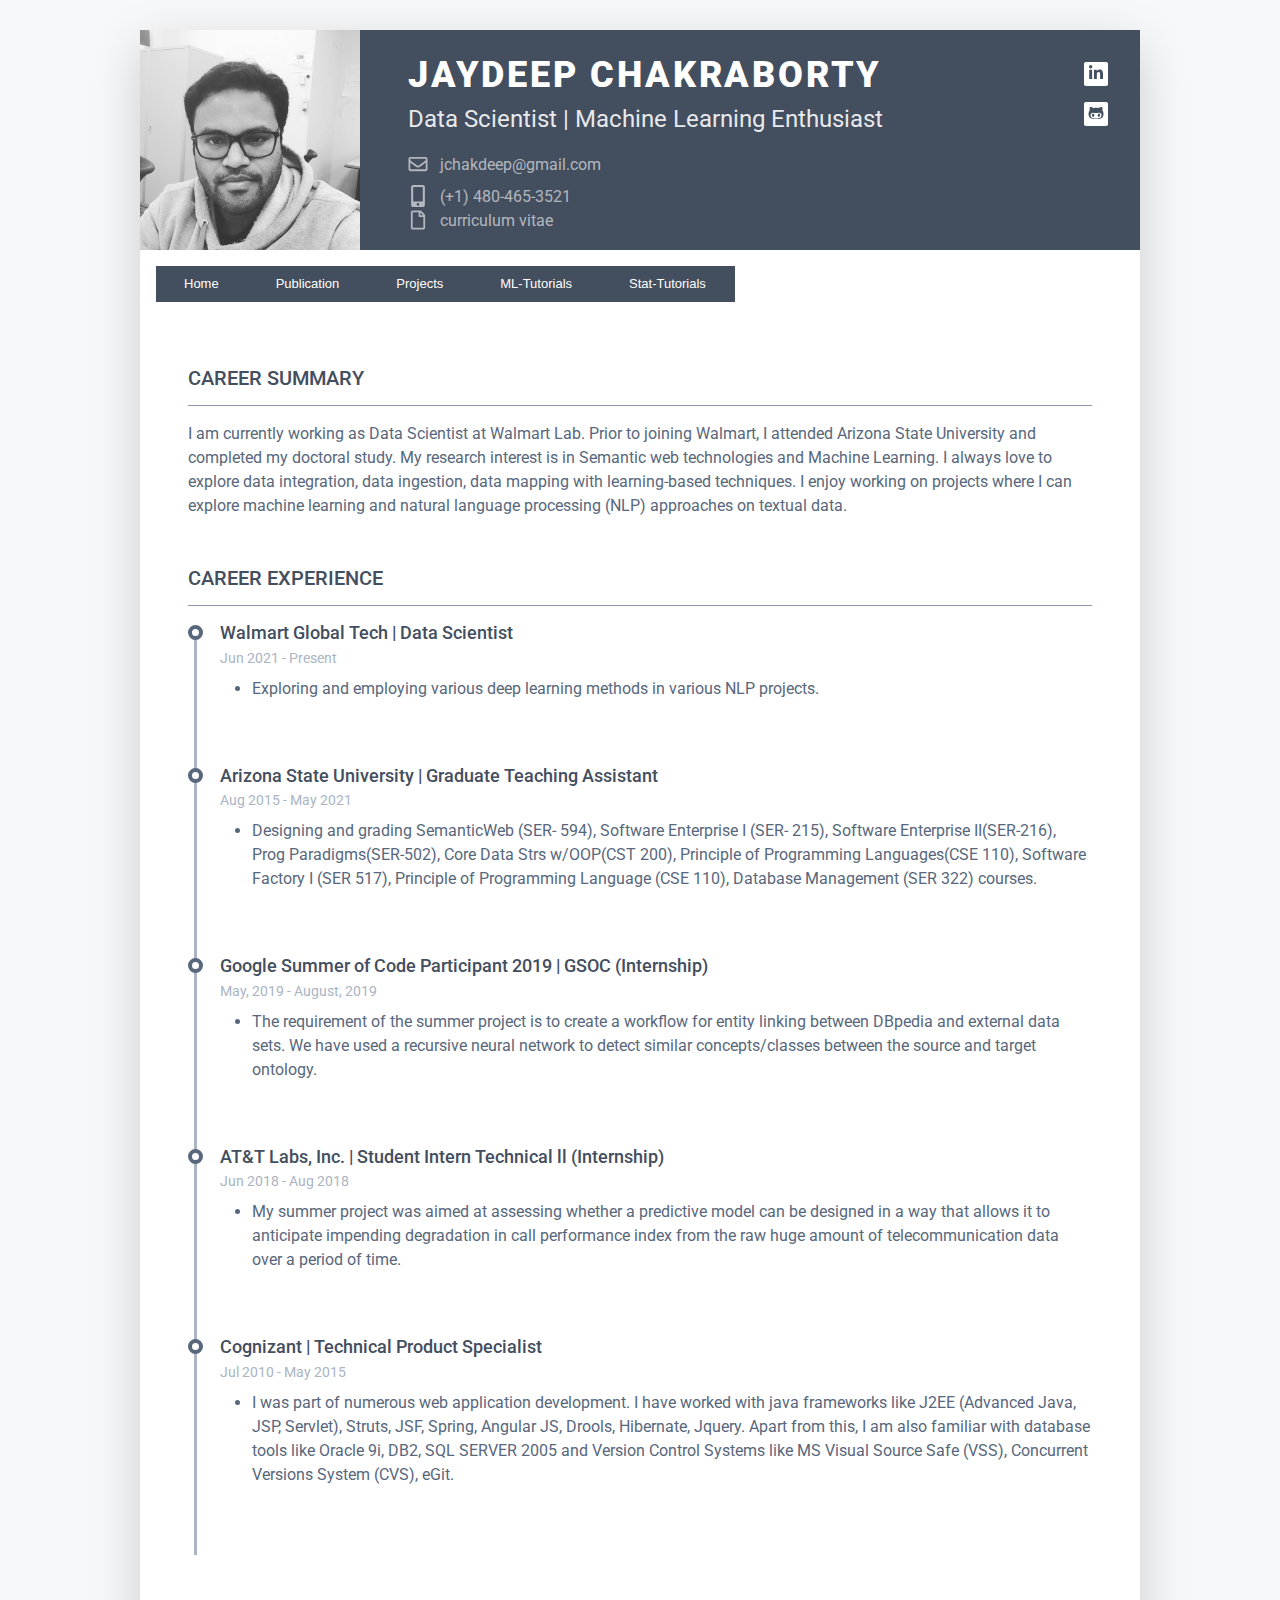
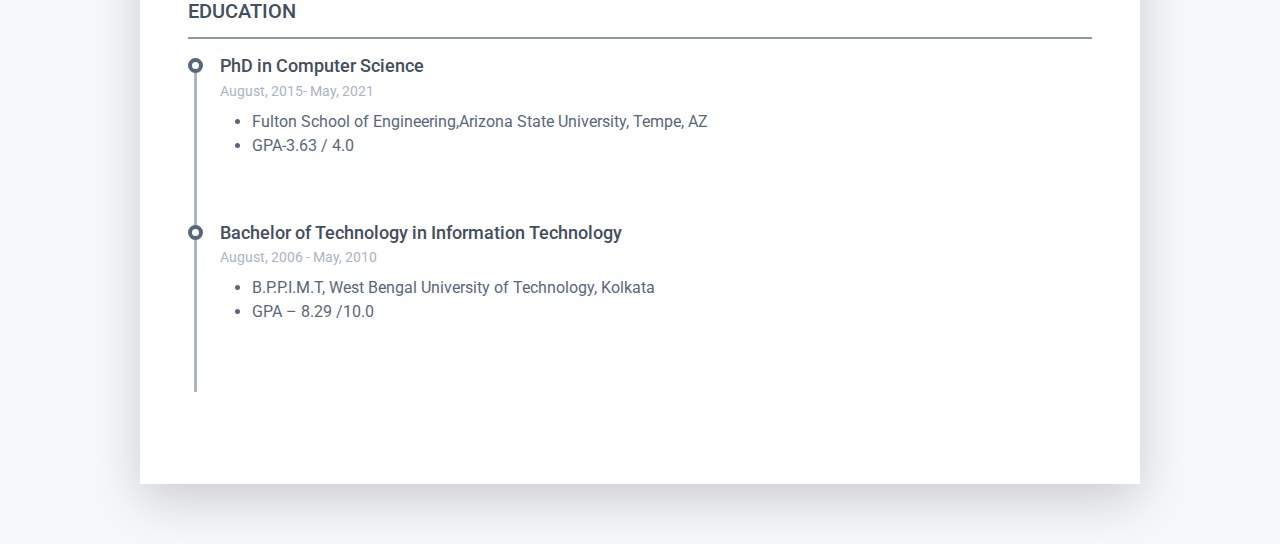
<file: index.html>
<!DOCTYPE html>
<html lang="en"> 
<head>
    <title>Jaydeep Chakraborty</title>
    
    <!-- Meta -->
    <meta charset="utf-8">
    
    <!-- Google Font -->
    <link href="https://fonts.googleapis.com/css?family=Roboto:300,400,500,700,900" rel="stylesheet">
    
    <!-- FontAwesome JS-->
	<script defer src="assets/fontawesome/js/all.min.js"></script>

	<!-- index CSS-->
	<link id="theme-style" rel="stylesheet" href="assets/index.css">
       
    <!-- Theme CSS -->  
    <link id="theme-style" rel="stylesheet" href="assets/css/pillar-1.css">
</head> 

<body>

    <article class="resume-wrapper text-center position-relative">
	    <div class="resume-wrapper-inner mx-auto text-start bg-white shadow-lg">
		    <header class="resume-header pt-4 pt-md-0">
			    <div class="row">
				    <div class="col-block col-md-auto resume-picture-holder text-center text-md-start">
				        <img class="picture" src="assets/images/profile.png" alt="">
				    </div><!--//col-->
				    <div class="col">
					    <div class="row p-4 justify-content-center justify-content-md-between">
						    <div class="primary-info col-auto">
							    <h1 class="name mt-0 mb-1 text-white text-uppercase text-uppercase">Jaydeep Chakraborty</h1>
							    <div class="title mb-3">Data Scientist | Machine Learning Enthusiast</div>
							    <ul class="list-unstyled">
								    <li class="mb-2">
								    	<a class="text-link" href="mailto:jchakdeep@gmail.com">
								    		<i class="far fa-envelope fa-fw me-2" data-fa-transform="grow-3"></i>
								    		jchakdeep@gmail.com
								    	</a>
								    </li>
								    <li>
								    	<a class="text-link" href="#">
								    		<i class="fas fa-mobile-alt fa-fw me-2" data-fa-transform="grow-6"></i>
								    		(+1) 480-465-3521
								    	</a>
								    </li>
								    <li>
								    	<a class="text-link" href="#">
								    		<i class="far fa-file fa-fw me-2" data-fa-transform="grow-3"></i>
								    		curriculum vitae
								    	</a>
								    </li>
							    </ul>
						    </div><!--//primary-info-->
						    <div class="secondary-info col-auto mt-2">
							    <ul class="resume-social list-unstyled">
					                <li class="mb-3">
					                	<a class="text-link" href="https://www.linkedin.com/in/chakraborty-jaydeep/">
					                		<span class="fa-container text-center me-2"><i class="fab fa-linkedin-in fa-fw"></i></span>
					                	</a>
					                </li>
					                <li class="mb-3">
					                	<a class="text-link" href="https://github.com/jaydeepchakraborty">
					                		<span class="fa-container text-center me-2"><i class="fab fa-github-alt fa-fw"></i></span>
					                	</a>
					                </li>
							    </ul>
						    </div><!--//secondary-info-->
					    </div><!--//row-->
					    
				    </div><!--//col-->
			    </div><!--//row-->
		    </header>

		    <div class="resume-body p-3">
				<ul class="nav">
				  <li><a href="index.html">Home</a></li>
				  <li><a href="publication.html">Publication</a></li>
				  <li><a href="projects.html">Projects</a></li>
				  <li><a href="ml_tutorial.html">ML-Tutorials</a></li>
				  <li><a href="stat_tutorial.html">Stat-Tutorials</a></li>
				</ul>
			</div>


		    <div class="resume-body p-5">
			    <section class="resume-section summary-section mb-5">
				    <h2 class="resume-section-title text-uppercase font-weight-bold pb-3 mb-3">Career Summary</h2>
				    <div class="resume-section-content">
					    <p class="mb-0">
					    	I am currently working as Data Scientist at Walmart Lab. Prior to joining Walmart, I attended Arizona State University and completed my doctoral study. My research interest is in Semantic web technologies and Machine Learning. I always love to explore data integration, data ingestion, data mapping with learning-based techniques. I enjoy working on projects where I can explore  machine learning and natural language processing (NLP) approaches on textual data.
					    </p>
				    </div>
			    </section><!--//summary-section-->


			    <div class="row">
				    <div class="col-lg-12">
					    <section class="resume-section experience-section mb-5">
						    <h2 class="resume-section-title text-uppercase font-weight-bold pb-3 mb-3">Career Experience</h2>
						    <div class="resume-section-content">
							    <div class="resume-timeline position-relative">
								    
								    <article class="resume-timeline-item position-relative pb-5">					    
									    <div class="resume-timeline-item-header mb-2">
										    <div class="d-flex flex-column flex-md-row">
										        <h3 class="resume-position-title font-weight-bold mb-1">
										        	Walmart Global Tech | Data Scientist
										    	</h3>
										    </div><!--//row-->
										    <div class="resume-position-time">Jun 2021 - Present</div>
									    </div><!--//resume-timeline-item-header-->
									    <div class="resume-timeline-item-desc">
											<ul>
											    <li>
											    	Exploring and employing various deep learning methods in various NLP projects. 
											    </li>
										    </ul>
									    </div><!--//resume-timeline-item-desc-->

								    </article><!--//resume-timeline-item-->								    

								    <article class="resume-timeline-item position-relative pb-5">								    
									    <div class="resume-timeline-item-header mb-2">
										    <div class="d-flex flex-column flex-md-row">
										        <h3 class="resume-position-title font-weight-bold mb-1">
										        	Arizona State University | Graduate Teaching Assistant
										    	</h3>
										    </div><!--//row-->
										    <div class="resume-position-time">Aug 2015 - May 2021</div>
									    </div><!--//resume-timeline-item-header-->
									    <div class="resume-timeline-item-desc">
										    <ul>
											    <li>
											    	Designing and grading SemanticWeb (SER- 594), Software Enterprise I (SER- 215), Software Enterprise II(SER-216), Prog Paradigms(SER-502), Core Data Strs w/OOP(CST 200), Principle of Programming Languages(CSE 110), Software Factory I (SER 517), Principle of Programming Language (CSE 110), Database Management (SER 322) courses.
											    </li>
										    </ul>
									    </div><!--//resume-timeline-item-desc-->
								    </article><!--//resume-timeline-item-->	

								    <article class="resume-timeline-item position-relative pb-5">									    
									    <div class="resume-timeline-item-header mb-2">
										    <div class="d-flex flex-column flex-md-row">
										        <h3 class="resume-position-title font-weight-bold mb-1">
										        	Google Summer of Code Participant 2019 | GSOC (Internship) 
										    	</h3>
										    </div><!--//row-->
										    <div class="resume-position-time">May, 2019 - August, 2019</div>
									    </div><!--//resume-timeline-item-header-->
									    <div class="resume-timeline-item-desc">
										    <ul>
											    <li>
											    	The requirement of the summer project is to create a workflow for entity linking between DBpedia and external data sets. We have used a recursive neural network to detect similar concepts/classes between the source and target ontology.
											    </li>
										    </ul>
									    </div><!--//resume-timeline-item-desc-->
								    </article><!--//resume-timeline-item-->


								    <article class="resume-timeline-item position-relative pb-5">									    
									    <div class="resume-timeline-item-header mb-2">
										    <div class="d-flex flex-column flex-md-row">
										        <h3 class="resume-position-title font-weight-bold mb-1">
										        	AT&T Labs, Inc. | Student Intern Technical ll (Internship)
										    	</h3>
										    </div><!--//row-->
										    <div class="resume-position-time">Jun 2018 - Aug 2018</div>
									    </div><!--//resume-timeline-item-header-->
									    <div class="resume-timeline-item-desc">
										    <ul>
											    <li>
											    	My summer project was aimed at assessing whether a predictive model can be designed in a way that allows it to anticipate impending degradation in call performance index from the raw huge amount of telecommunication data over a period of time.
											    </li>
										    </ul>
									    </div><!--//resume-timeline-item-desc-->
								    </article><!--//resume-timeline-item-->	

								    <article class="resume-timeline-item position-relative pb-5">									    
									    <div class="resume-timeline-item-header mb-2">
										    <div class="d-flex flex-column flex-md-row">
										        <h3 class="resume-position-title font-weight-bold mb-1">
										        	Cognizant | Technical Product Specialist
										    	</h3>
										    </div><!--//row-->
										    <div class="resume-position-time">Jul 2010 - May 2015</div>
									    </div><!--//resume-timeline-item-header-->
									    <div class="resume-timeline-item-desc">
										    <ul>
											    <li>
											    	I was part of numerous web application development. I have worked with java frameworks like J2EE (Advanced Java, JSP, Servlet), Struts, JSF, Spring, Angular JS, Drools, Hibernate, Jquery. Apart from this, I am also familiar with database tools like Oracle 9i, DB2, SQL SERVER 2005 and Version Control Systems like MS Visual Source Safe (VSS), Concurrent Versions System (CVS), eGit.
											    </li>
										    </ul>
									    </div><!--//resume-timeline-item-desc-->
								    </article><!--//resume-timeline-item-->	

							    </div><!--//resume-timeline-->
							    
						    </div>
					    </section><!--//experience-section-->
				    </div>
			    </div><!--//row-->


			    <div class="row">
				    <div class="col-lg-12">
					    <section class="resume-section experience-section mb-5">
						    <h2 class="resume-section-title text-uppercase font-weight-bold pb-3 mb-3">Education</h2>
						    <div class="resume-section-content">
							    <div class="resume-timeline position-relative">
								    
								    <article class="resume-timeline-item position-relative pb-5">					    
									    <div class="resume-timeline-item-header mb-2">
										    <div class="d-flex flex-column flex-md-row">
										        <h3 class="resume-position-title font-weight-bold mb-1">
										        	PhD in Computer Science
										    	</h3>
										    </div><!--//row-->
										    <div class="resume-position-time">August, 2015- May, 2021</div>
									    </div><!--//resume-timeline-item-header-->
									    <div class="resume-timeline-item-desc">
											<ul>
											    <li>
											    	Fulton School of Engineering,Arizona State University, Tempe, AZ 
											    </li>
											    <li>
											    	GPA-3.63 / 4.0
											    </li>
										    </ul>
									    </div><!--//resume-timeline-item-desc-->

								    </article><!--//resume-timeline-item-->								    

								    <article class="resume-timeline-item position-relative pb-5">								    
									    <div class="resume-timeline-item-header mb-2">
										    <div class="d-flex flex-column flex-md-row">
										        <h3 class="resume-position-title font-weight-bold mb-1">
										        	Bachelor of Technology in Information Technology
										    	</h3>
										    </div><!--//row-->
										    <div class="resume-position-time">August, 2006 - May, 2010</div>
									    </div><!--//resume-timeline-item-header-->
									    <div class="resume-timeline-item-desc">
										    <ul>
											    <li>
											    	B.P.P.I.M.T, West Bengal University of Technology, Kolkata
											    </li>
											    <li>
											    	GPA – 8.29 /10.0
											    </li>
										    </ul>
									    </div><!--//resume-timeline-item-desc-->
								    </article><!--//resume-timeline-item-->

							    </div><!--//resume-timeline-->
							    
						    </div>
					    </section><!--//experience-section-->
				    </div>
			    </div><!--//row-->

		    </div><!--//resume-body-->
		    
		    
	    </div>
    </article> 
</body>
</html>
</file>
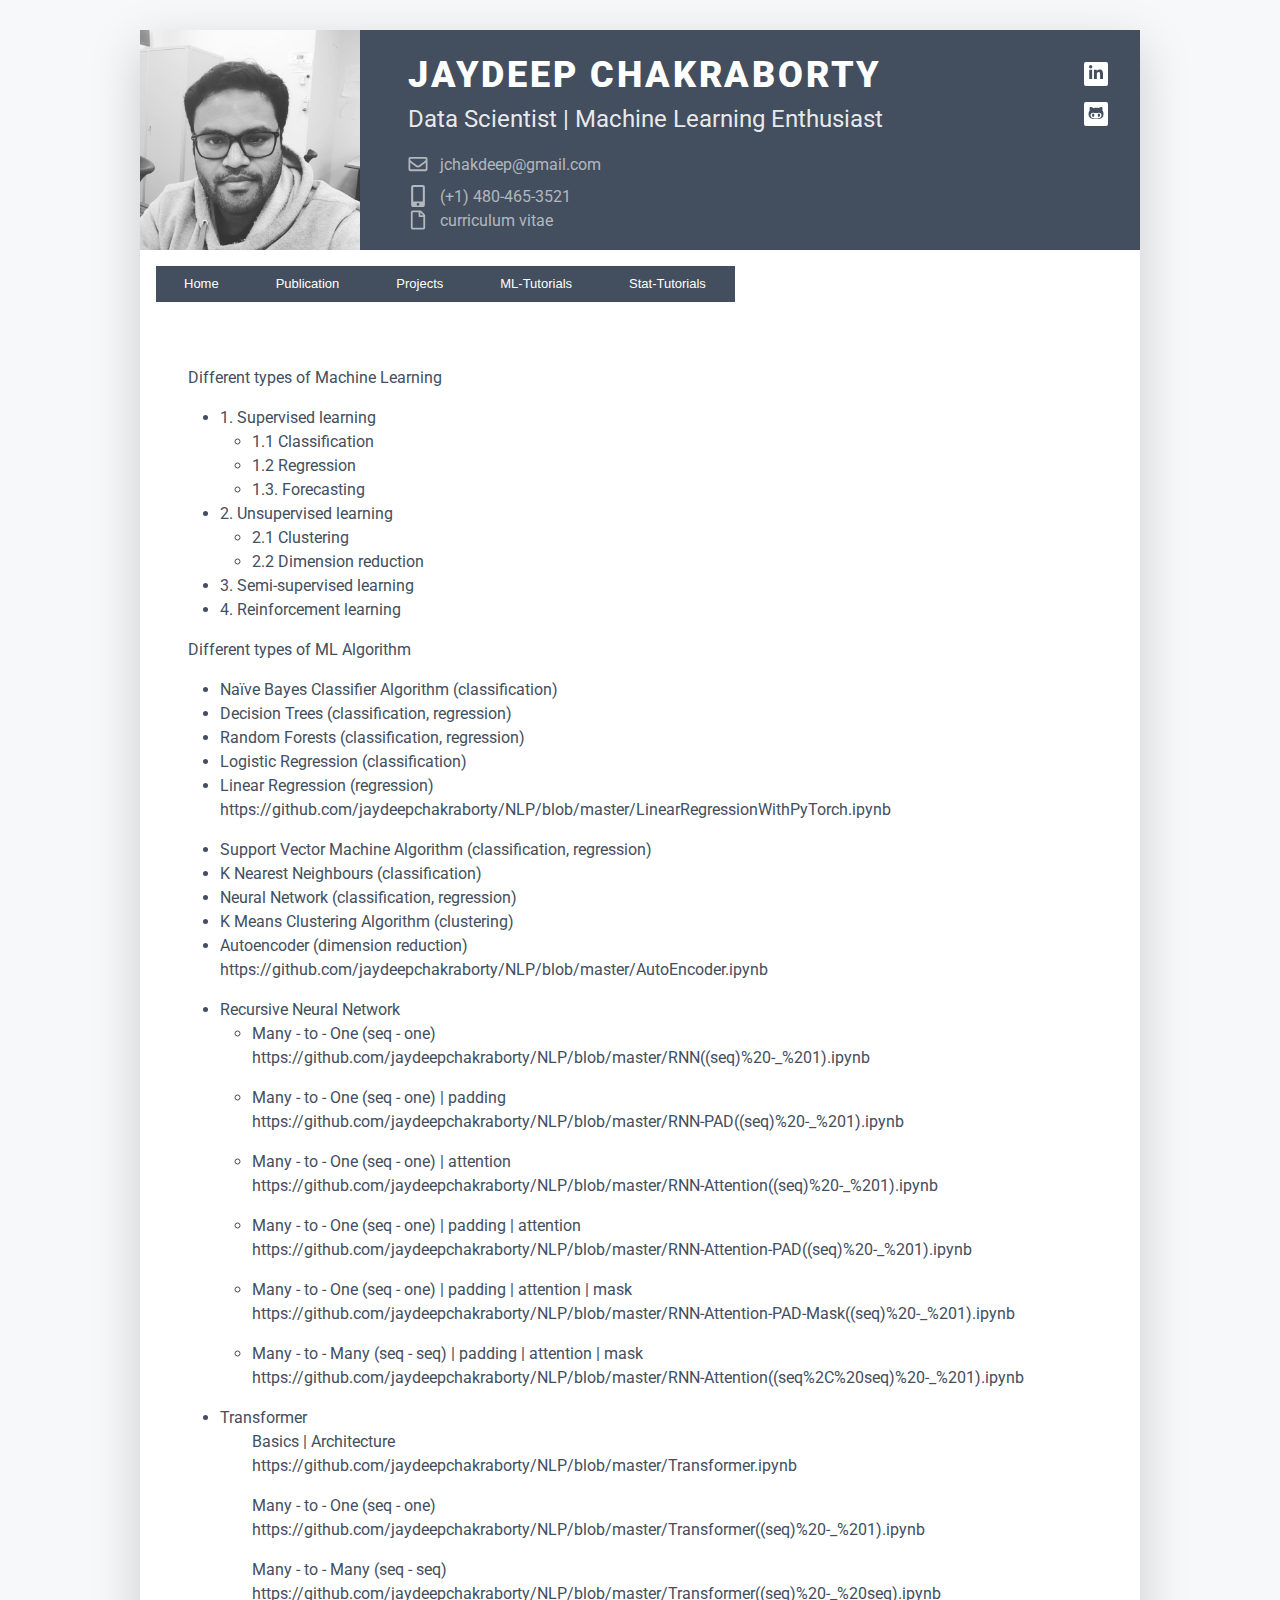
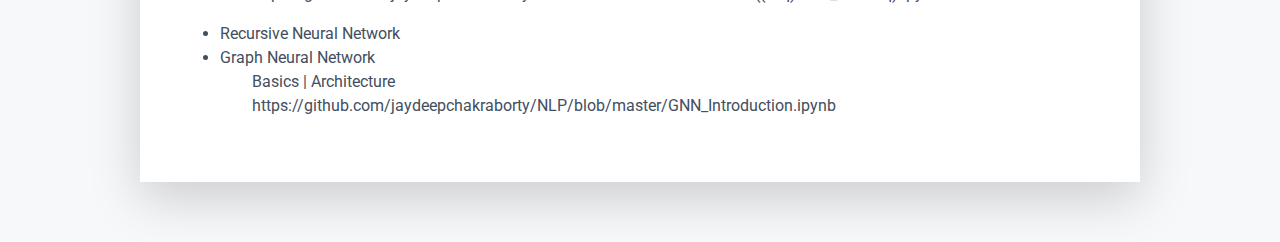
<file: ml_tutorial.html>
<!DOCTYPE html>
<html lang="en"> 
<head>
    <title>Jaydeep Chakraborty - Git Page</title>
    
    <!-- Meta -->
    <meta charset="utf-8">
    
    <!-- Google Font -->
    <link href="https://fonts.googleapis.com/css?family=Roboto:300,400,500,700,900" rel="stylesheet">
    
    <!-- FontAwesome JS-->
	<script defer src="assets/fontawesome/js/all.min.js"></script>

	<!-- index CSS-->
	<link id="theme-style" rel="stylesheet" href="assets/index.css">
       
    <!-- Theme CSS -->  
    <link id="theme-style" rel="stylesheet" href="assets/css/pillar-1.css">
</head> 

<body>

    <article class="resume-wrapper text-center position-relative">
	    <div class="resume-wrapper-inner mx-auto text-start bg-white shadow-lg">
		    <header class="resume-header pt-4 pt-md-0">
			    <div class="row">
				    <div class="col-block col-md-auto resume-picture-holder text-center text-md-start">
				        <img class="picture" src="assets/images/profile.png" alt="">
				    </div><!--//col-->
				    <div class="col">
					    <div class="row p-4 justify-content-center justify-content-md-between">
						    <div class="primary-info col-auto">
							    <h1 class="name mt-0 mb-1 text-white text-uppercase text-uppercase">Jaydeep Chakraborty</h1>
							    <div class="title mb-3">Data Scientist | Machine Learning Enthusiast</div>
							    <ul class="list-unstyled">
								    <li class="mb-2">
								    	<a class="text-link" href="mailto:jchakdeep@gmail.com">
								    		<i class="far fa-envelope fa-fw me-2" data-fa-transform="grow-3"></i>
								    		jchakdeep@gmail.com
								    	</a>
								    </li>
								    <li>
								    	<a class="text-link" href="#">
								    		<i class="fas fa-mobile-alt fa-fw me-2" data-fa-transform="grow-6"></i>
								    		(+1) 480-465-3521
								    	</a>
								    </li>
								    <li>
								    	<a class="text-link" href="#">
								    		<i class="far fa-file fa-fw me-2" data-fa-transform="grow-3"></i>
								    		curriculum vitae
								    	</a>
								    </li>
							    </ul>
						    </div><!--//primary-info-->
						    <div class="secondary-info col-auto mt-2">
							    <ul class="resume-social list-unstyled">
					                <li class="mb-3">
					                	<a class="text-link" href="https://www.linkedin.com/in/chakraborty-jaydeep/">
					                		<span class="fa-container text-center me-2"><i class="fab fa-linkedin-in fa-fw"></i></span>
					                	</a>
					                </li>
					                <li class="mb-3">
					                	<a class="text-link" href="https://github.com/jaydeepchakraborty">
					                		<span class="fa-container text-center me-2"><i class="fab fa-github-alt fa-fw"></i></span>
					                	</a>
					                </li>
							    </ul>
						    </div><!--//secondary-info-->
					    </div><!--//row-->
					    
				    </div><!--//col-->
			    </div><!--//row-->
		    </header>

		    <div class="resume-body p-3">
				<ul class="nav">
				  <li><a href="index.html">Home</a></li>
				  <li><a href="publication.html">Publication</a></li>
				  <li><a href="projects.html">Projects</a></li>
				  <li><a href="ml_tutorial.html">ML-Tutorials</a></li>
				  <li><a href="stat_tutorial.html">Stat-Tutorials</a></li>
				</ul>
			</div>
		    
		    

			<div class="resume-body p-5">
				<p>
					Different types of Machine Learning
				</p>
				<ul>
				  <li>1. Supervised learning
				  	<ul>
				  		<li>1.1 Classification </li>
				  		<li>1.2 Regression </li>
				  		<li>1.3. Forecasting </li>
				  	</ul>
				  </li>
				  <li>2. Unsupervised learning
				    <ul>
				    <li>2.1 Clustering </li>
				    <li>2.2 Dimension reduction </li>
				    </ul>
				  </li>
				  <li>3. Semi-supervised learning </li>
				  <li>4. Reinforcement learning </li>
				</ul>	

				<p>
					Different types of ML Algorithm
				</p>
				<ul>
					<li>
						Naïve Bayes Classifier Algorithm (classification)
					</li>
					<li>
						Decision Trees (classification, regression)
					</li>
					<li>
						Random Forests (classification, regression)
					</li>
					<li>
						Logistic Regression (classification)
					</li>
					<li>
						Linear Regression (regression)
						<p>
							https://github.com/jaydeepchakraborty/NLP/blob/master/LinearRegressionWithPyTorch.ipynb
						</p>
					</li>
					<li>
						Support Vector Machine Algorithm (classification, regression)
					</li>
					<li>
						K Nearest Neighbours (classification)
					</li>
					<li>
						Neural Network (classification, regression)
					</li>
					<li>
						K Means Clustering Algorithm (clustering)
					</li>
					<li>
						Autoencoder (dimension reduction)
						<p>
				    	https://github.com/jaydeepchakraborty/NLP/blob/master/AutoEncoder.ipynb
				    	</p>
					</li>
					<li>
						Recursive Neural Network
						<ul>
							<li>
								Many - to - One (seq - one)
								<p>
									https://github.com/jaydeepchakraborty/NLP/blob/master/RNN((seq)%20-_%201).ipynb
								</p>
							</li>
							<li>
								Many - to - One (seq - one) | padding
								<p>
									https://github.com/jaydeepchakraborty/NLP/blob/master/RNN-PAD((seq)%20-_%201).ipynb
								</p>
							</li>
							<li>
								Many - to - One (seq - one) | attention
								<p>
									https://github.com/jaydeepchakraborty/NLP/blob/master/RNN-Attention((seq)%20-_%201).ipynb
								</p>
							</li>
							<li>
								Many - to - One (seq - one) | padding | attention
								<p>
									https://github.com/jaydeepchakraborty/NLP/blob/master/RNN-Attention-PAD((seq)%20-_%201).ipynb
								</p>
							</li>
							<li>
								Many - to - One (seq - one) | padding | attention | mask
								<p>
									https://github.com/jaydeepchakraborty/NLP/blob/master/RNN-Attention-PAD-Mask((seq)%20-_%201).ipynb
								</p>
							</li>
							<li>
								Many - to - Many (seq - seq) | padding | attention | mask
								<p>
									https://github.com/jaydeepchakraborty/NLP/blob/master/RNN-Attention((seq%2C%20seq)%20-_%201).ipynb
								</p>
							</li>
						</ul>
					</li>
					<li>
						Transformer
						<ul>
							Basics | Architecture
							<p>
								https://github.com/jaydeepchakraborty/NLP/blob/master/Transformer.ipynb
							</p>
						</ul>
						<ul>
							Many - to - One (seq - one)
							<p>
								https://github.com/jaydeepchakraborty/NLP/blob/master/Transformer((seq)%20-_%201).ipynb
							</p>
						</ul>
						<ul>
							Many - to - Many (seq - seq)
							<p>
								https://github.com/jaydeepchakraborty/NLP/blob/master/Transformer((seq)%20-_%20seq).ipynb
							</p>
						</ul>
					</li>
					<li>
						Recursive Neural Network
					</li>
					<li>
						Graph Neural Network
						<ul>
							Basics | Architecture
							<p>
								https://github.com/jaydeepchakraborty/NLP/blob/master/GNN_Introduction.ipynb
							</p>
						</ul>
					</li>
				</ul>
			</div>

	    </div>
    </article> 
</body>
</html>
</file>
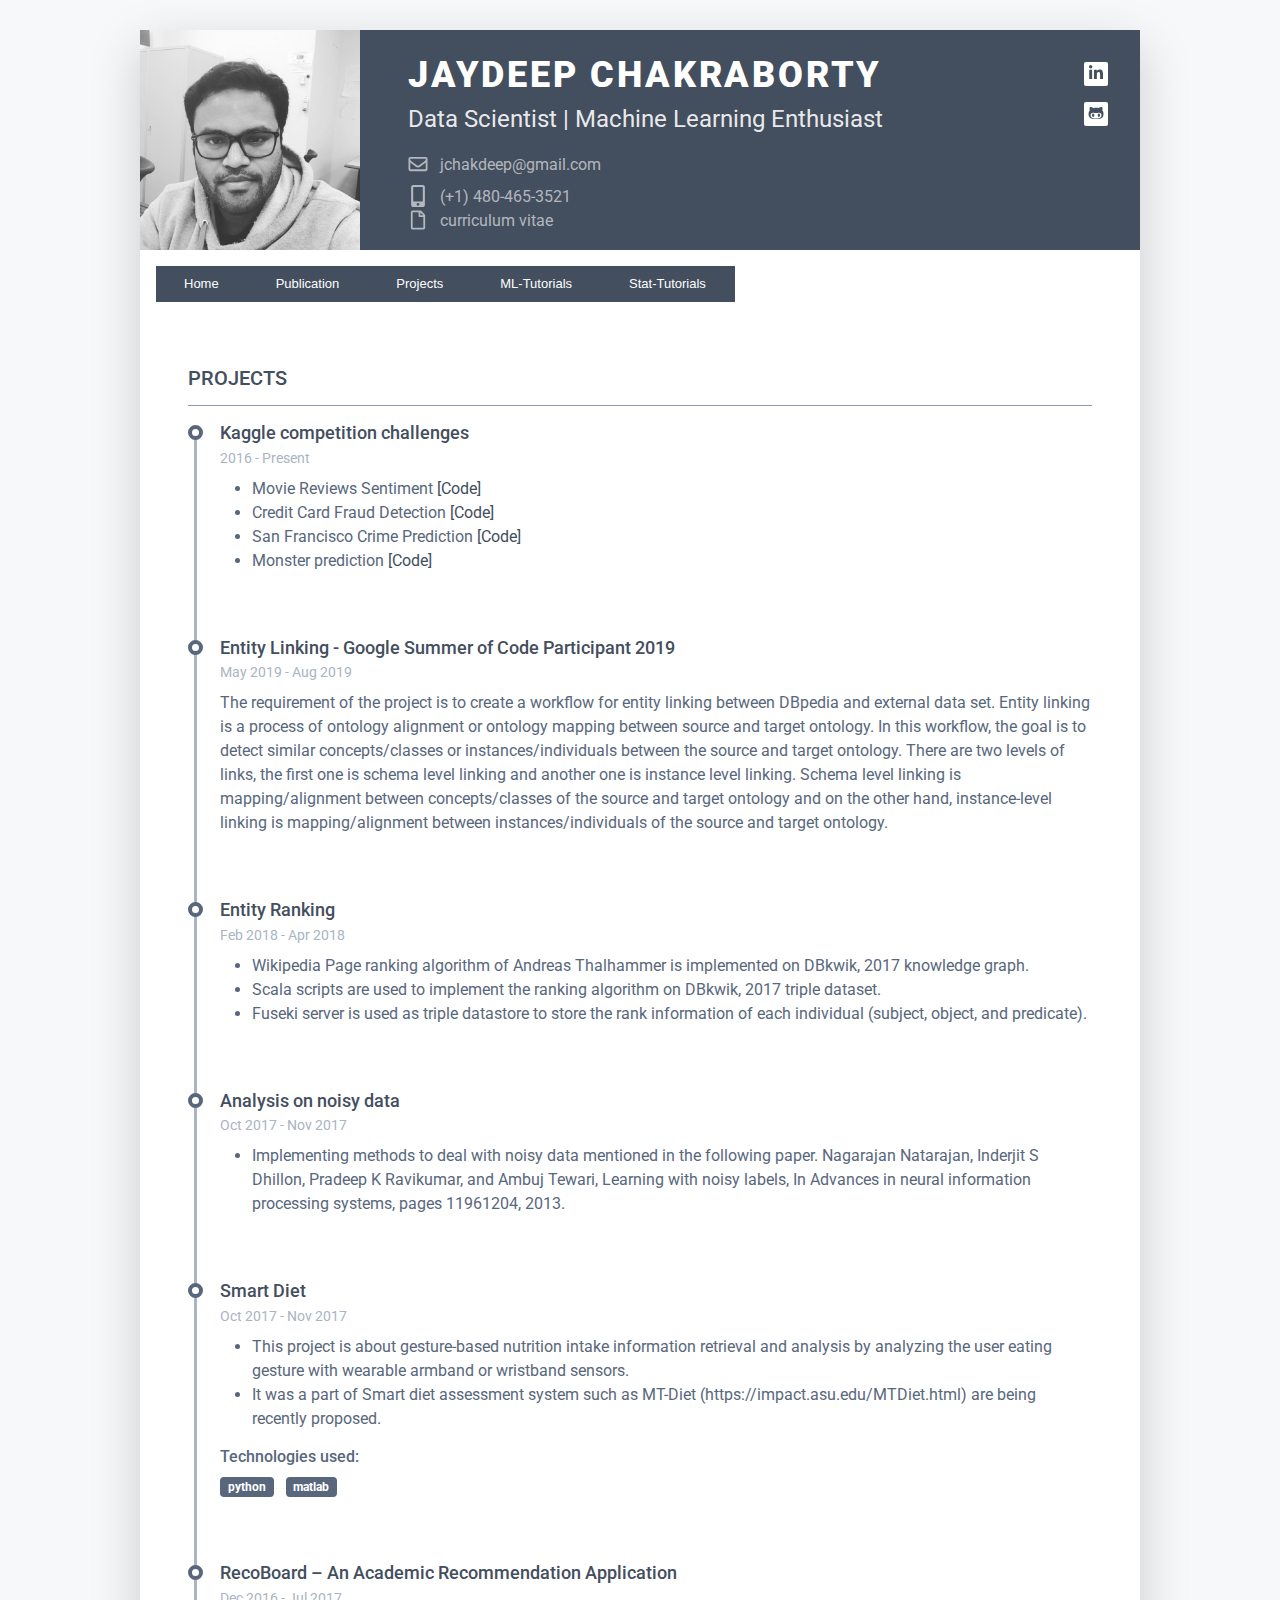
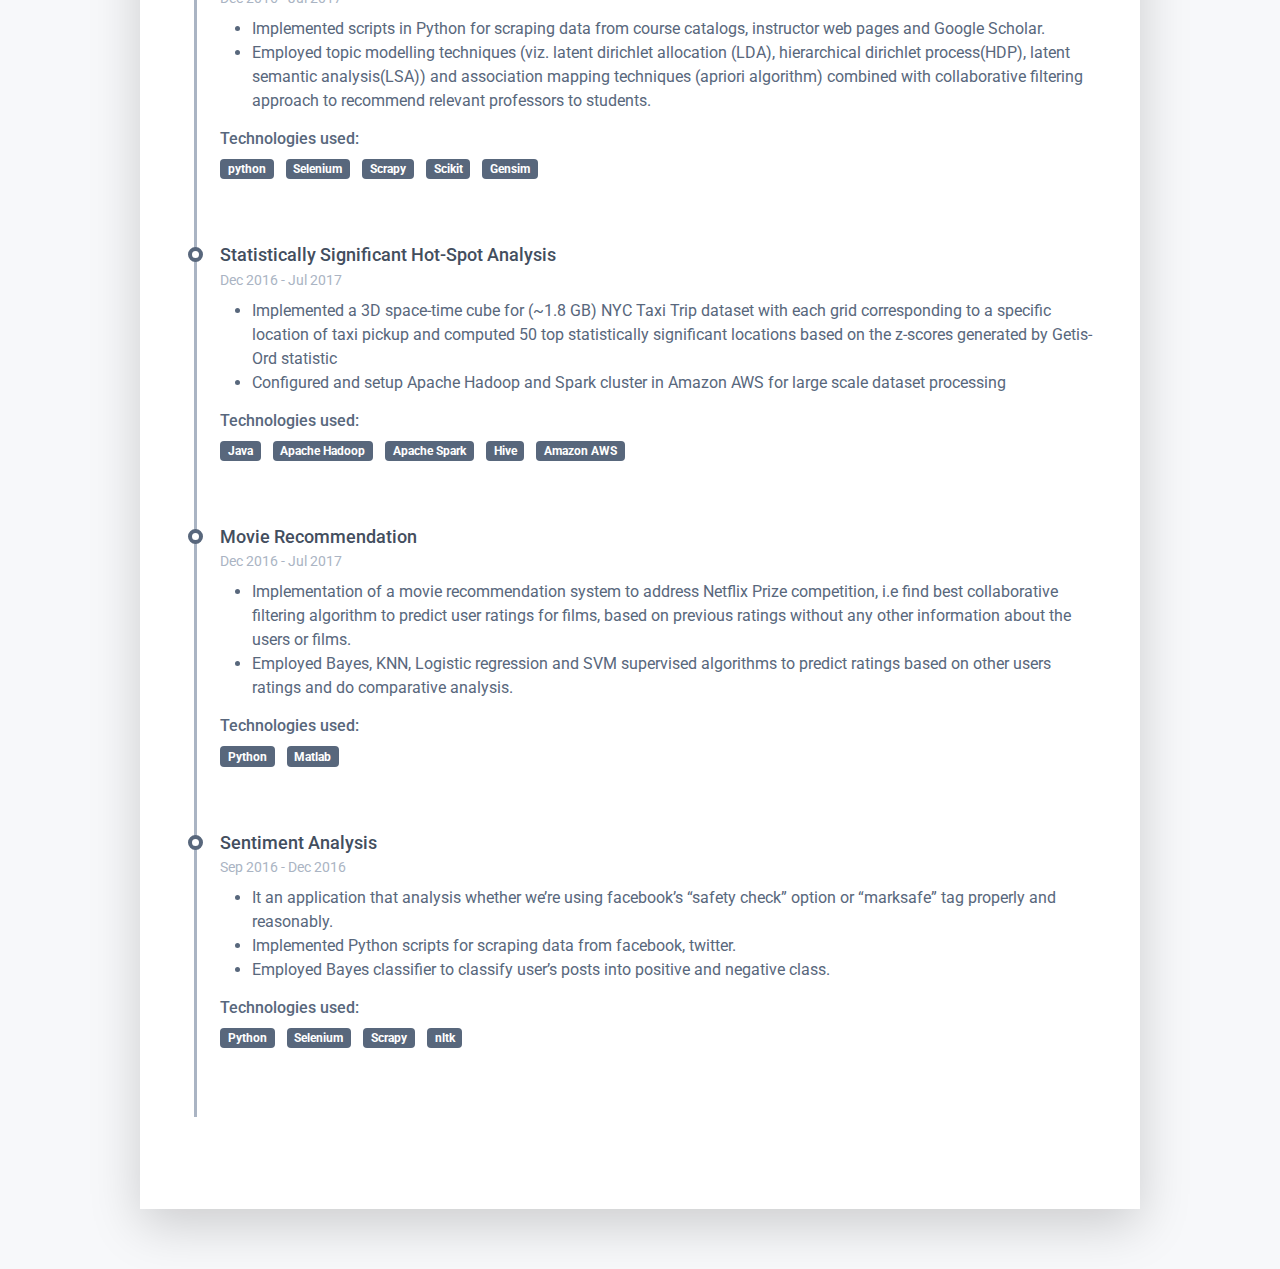
<file: projects.html>
<!DOCTYPE html>
<html lang="en"> 
<head>
    <title>Jaydeep Chakraborty - Git Page</title>
    
    <!-- Meta -->
    <meta charset="utf-8">
    
    <!-- Google Font -->
    <link href="https://fonts.googleapis.com/css?family=Roboto:300,400,500,700,900" rel="stylesheet">
    
    <!-- FontAwesome JS-->
	<script defer src="assets/fontawesome/js/all.min.js"></script>

	<!-- index CSS-->
	<link id="theme-style" rel="stylesheet" href="assets/index.css">
       
    <!-- Theme CSS -->  
    <link id="theme-style" rel="stylesheet" href="assets/css/pillar-1.css">
</head> 

<body>

    <article class="resume-wrapper text-center position-relative">
	    <div class="resume-wrapper-inner mx-auto text-start bg-white shadow-lg">
		    <header class="resume-header pt-4 pt-md-0">
			    <div class="row">
				    <div class="col-block col-md-auto resume-picture-holder text-center text-md-start">
				        <img class="picture" src="assets/images/profile.png" alt="">
				    </div><!--//col-->
				    <div class="col">
					    <div class="row p-4 justify-content-center justify-content-md-between">
						    <div class="primary-info col-auto">
							    <h1 class="name mt-0 mb-1 text-white text-uppercase text-uppercase">Jaydeep Chakraborty</h1>
							    <div class="title mb-3">Data Scientist | Machine Learning Enthusiast</div>
							    <ul class="list-unstyled">
								    <li class="mb-2">
								    	<a class="text-link" href="mailto:jchakdeep@gmail.com">
								    		<i class="far fa-envelope fa-fw me-2" data-fa-transform="grow-3"></i>
								    		jchakdeep@gmail.com
								    	</a>
								    </li>
								    <li>
								    	<a class="text-link" href="#">
								    		<i class="fas fa-mobile-alt fa-fw me-2" data-fa-transform="grow-6"></i>
								    		(+1) 480-465-3521
								    	</a>
								    </li>
								    <li>
								    	<a class="text-link" href="#">
								    		<i class="far fa-file fa-fw me-2" data-fa-transform="grow-3"></i>
								    		curriculum vitae
								    	</a>
								    </li>
							    </ul>
						    </div><!--//primary-info-->
						    <div class="secondary-info col-auto mt-2">
							    <ul class="resume-social list-unstyled">
					                <li class="mb-3">
					                	<a class="text-link" href="https://www.linkedin.com/in/chakraborty-jaydeep/">
					                		<span class="fa-container text-center me-2"><i class="fab fa-linkedin-in fa-fw"></i></span>
					                	</a>
					                </li>
					                <li class="mb-3">
					                	<a class="text-link" href="https://github.com/jaydeepchakraborty">
					                		<span class="fa-container text-center me-2"><i class="fab fa-github-alt fa-fw"></i></span>
					                	</a>
					                </li>
							    </ul>
						    </div><!--//secondary-info-->
					    </div><!--//row-->
					    
				    </div><!--//col-->
			    </div><!--//row-->
		    </header>

		    <div class="resume-body p-3">
				<ul class="nav">
				  <li><a href="index.html">Home</a></li>
				  <li><a href="publication.html">Publication</a></li>
				  <li><a href="projects.html">Projects</a></li>
				  <li><a href="ml_tutorial.html">ML-Tutorials</a></li>
				  <li><a href="stat_tutorial.html">Stat-Tutorials</a></li>
				</ul>
			</div>


		    <div class="resume-body p-5">

			    <div class="row">
				    <div class="col-lg-12">
					    <section class="resume-section experience-section mb-5">
						    <h2 class="resume-section-title text-uppercase font-weight-bold pb-3 mb-3">PROJECTS</h2>
						    <div class="resume-section-content">
							    <div class="resume-timeline position-relative">

								    <article class="resume-timeline-item position-relative pb-5">						    
									    <div class="resume-timeline-item-header mb-2">
										    <div class="d-flex flex-column flex-md-row">
										        <h3 class="resume-position-title font-weight-bold mb-1">
										        	Kaggle competition challenges
										    	</h3>
										    </div><!--//row-->
										    <div class="resume-position-time">2016 - Present</div>
									    </div><!--//resume-timeline-item-header-->
									    <div class="resume-timeline-item-desc">
										    <ul>
											    <li>
											    	Movie Reviews Sentiment
											    	<a class="text-link" href="#">
											    			[Code]
											    	</a>
											    </li>
											    <li>
											    	Credit Card Fraud Detection
											    	<a class="text-link" href="#">
											    			[Code]
											    	</a>
											    </li>
											    <li>
											    	San Francisco Crime Prediction
											    	<a class="text-link" href="#">
											    			[Code]
											    	</a>
											    </li>
											    <li>
											    	Monster prediction
											    	<a class="text-link" href="#">
											    			[Code]
											    	</a>
											    </li>
										    </ul>
									    </div><!--//resume-timeline-item-desc-->

								    </article><!--//resume-timeline-item-->
								    
								    <article class="resume-timeline-item position-relative pb-5">					    
									    <div class="resume-timeline-item-header mb-2">
										    <div class="d-flex flex-column flex-md-row">
										        <h3 class="resume-position-title font-weight-bold mb-1">
										        	Entity Linking - Google Summer of Code Participant 2019
										    	</h3>
										    </div><!--//row-->
										    <div class="resume-position-time">May 2019 - Aug 2019</div>
									    </div><!--//resume-timeline-item-header-->
									    <div class="resume-timeline-item-desc">
										    <p>
										    The requirement of the project is to create a workflow for entity linking between DBpedia and external data set. Entity linking is a process of ontology alignment or ontology mapping between source and target ontology. In this workflow, the goal is to detect similar concepts/classes or instances/individuals between the source and target ontology. There are two levels of links, the first one is schema level linking and another one is instance level linking. Schema level linking is mapping/alignment between concepts/classes of the source and target ontology and on the other hand, instance-level linking is mapping/alignment between instances/individuals of the source and target ontology.
											</p>
									    </div><!--//resume-timeline-item-desc-->

								    </article><!--//resume-timeline-item-->								    

								    <article class="resume-timeline-item position-relative pb-5">								    
									    <div class="resume-timeline-item-header mb-2">
										    <div class="d-flex flex-column flex-md-row">
										        <h3 class="resume-position-title font-weight-bold mb-1">
										        	Entity Ranking
										    	</h3>
										    </div><!--//row-->
										    <div class="resume-position-time">Feb 2018 - Apr 2018</div>
									    </div><!--//resume-timeline-item-header-->
									    <div class="resume-timeline-item-desc">
										    <ul>
											    <li>
											    	Wikipedia Page ranking algorithm of Andreas Thalhammer is implemented on DBkwik, 2017 knowledge graph.
											    </li>
											    <li>
													Scala scripts are used to implement the ranking algorithm on DBkwik, 2017 triple dataset. 
											    </li>
											    <li>
											    	Fuseki server is used as triple datastore to store the rank information of each individual (subject, object, and predicate).
											    </li>
										    </ul>
									    </div><!--//resume-timeline-item-desc-->
								    </article><!--//resume-timeline-item-->	

								    <article class="resume-timeline-item position-relative pb-5">									    
									    <div class="resume-timeline-item-header mb-2">
										    <div class="d-flex flex-column flex-md-row">
										        <h3 class="resume-position-title font-weight-bold mb-1">
										        	Analysis on noisy data
										    	</h3>
										    </div><!--//row-->
										    <div class="resume-position-time">Oct 2017 - Nov 2017</div>
									    </div><!--//resume-timeline-item-header-->
									    <div class="resume-timeline-item-desc">
										    <ul>
											    <li>
											    	Implementing methods to deal with noisy data mentioned in the following paper. Nagarajan Natarajan, Inderjit S Dhillon, Pradeep K Ravikumar, and Ambuj Tewari, Learning with noisy labels, In Advances in neural information processing systems, pages 11961204, 2013.
											    </li>
										    </ul>
									    </div><!--//resume-timeline-item-desc-->
								    </article><!--//resume-timeline-item-->	

								    <article class="resume-timeline-item position-relative pb-5">									    
									    <div class="resume-timeline-item-header mb-2">
										    <div class="d-flex flex-column flex-md-row">
										        <h3 class="resume-position-title font-weight-bold mb-1">
										        	Smart Diet
										    	</h3>
										    </div><!--//row-->
										    <div class="resume-position-time">Oct 2017 - Nov 2017</div>
									    </div><!--//resume-timeline-item-header-->
									    <div class="resume-timeline-item-desc">
										    <ul>
											    <li>
											    	This project is about gesture-based nutrition intake information retrieval and analysis by analyzing the user eating gesture with wearable armband or wristband sensors.
											    </li>
											    <li>
											    	It was a part of Smart diet assessment system such as MT-Diet (https://impact.asu.edu/MTDiet.html) are being recently proposed.
											    </li>
										    </ul>
										    <h4 class="resume-timeline-item-desc-heading font-weight-bold">Technologies used:</h4>
										    <ul class="list-inline">
											    <li class="list-inline-item"><span class="badge bg-secondary badge-pill">python</span></li>
											    <li class="list-inline-item"><span class="badge bg-secondary badge-pill">matlab</span></li>
										    </ul>
									    </div><!--//resume-timeline-item-desc-->
								    </article><!--//resume-timeline-item-->	

								    <article class="resume-timeline-item position-relative pb-5">									    
									    <div class="resume-timeline-item-header mb-2">
										    <div class="d-flex flex-column flex-md-row">
										        <h3 class="resume-position-title font-weight-bold mb-1">
										        	RecoBoard – An Academic Recommendation Application
										    	</h3>
										    </div><!--//row-->
										    <div class="resume-position-time">Dec 2016 - Jul 2017</div>
									    </div><!--//resume-timeline-item-header-->
									    <div class="resume-timeline-item-desc">
										    <ul>
											    <li>
											    	Implemented scripts in Python for scraping data from course catalogs, instructor web pages and Google Scholar.
											    </li>
											    <li>
											    	Employed topic modelling techniques (viz. latent dirichlet allocation (LDA), hierarchical dirichlet process(HDP), latent semantic analysis(LSA)) and association mapping techniques (apriori algorithm) combined with collaborative filtering approach to recommend relevant professors to students.
											    </li>
										    </ul>
										    <h4 class="resume-timeline-item-desc-heading font-weight-bold">Technologies used:</h4>
										    <ul class="list-inline">
											    <li class="list-inline-item"><span class="badge bg-secondary badge-pill">python</span></li>
											    <li class="list-inline-item"><span class="badge bg-secondary badge-pill">Selenium</span></li>
											    <li class="list-inline-item"><span class="badge bg-secondary badge-pill">Scrapy</span></li>
											    <li class="list-inline-item"><span class="badge bg-secondary badge-pill">Scikit</span></li>
											    <li class="list-inline-item"><span class="badge bg-secondary badge-pill">Gensim</span></li>
										    </ul>
									    </div><!--//resume-timeline-item-desc-->
								    </article><!--//resume-timeline-item-->	

								    <article class="resume-timeline-item position-relative pb-5">									    
									    <div class="resume-timeline-item-header mb-2">
										    <div class="d-flex flex-column flex-md-row">
										        <h3 class="resume-position-title font-weight-bold mb-1">
										        	Statistically Significant Hot-Spot Analysis
										    	</h3>
										    </div><!--//row-->
										    <div class="resume-position-time">Dec 2016 - Jul 2017</div>
									    </div><!--//resume-timeline-item-header-->
									    <div class="resume-timeline-item-desc">
										    <ul>
											    <li>
											    	Implemented a 3D space-time cube for (~1.8 GB) NYC Taxi Trip dataset with each grid corresponding to a specific location of taxi pickup and computed 50 top statistically significant locations based on the z-scores generated by Getis-Ord statistic
											    </li>
											    <li>
											    	 Configured and setup Apache Hadoop and Spark cluster in Amazon AWS for large scale dataset processing
											    </li>
										    </ul>
										    <h4 class="resume-timeline-item-desc-heading font-weight-bold">Technologies used:</h4>
										    <ul class="list-inline">
											    <li class="list-inline-item"><span class="badge bg-secondary badge-pill">Java</span></li>
											    <li class="list-inline-item"><span class="badge bg-secondary badge-pill">Apache Hadoop</span></li>
											    <li class="list-inline-item"><span class="badge bg-secondary badge-pill">Apache Spark</span></li>
											    <li class="list-inline-item"><span class="badge bg-secondary badge-pill">Hive</span></li>
											    <li class="list-inline-item"><span class="badge bg-secondary badge-pill">Amazon AWS</span></li>
										    </ul>
									    </div><!--//resume-timeline-item-desc-->
								    </article><!--//resume-timeline-item-->	

								    <article class="resume-timeline-item position-relative pb-5">									    
									    <div class="resume-timeline-item-header mb-2">
										    <div class="d-flex flex-column flex-md-row">
										        <h3 class="resume-position-title font-weight-bold mb-1">
										        	Movie Recommendation
										    	</h3>
										    </div><!--//row-->
										    <div class="resume-position-time">Dec 2016 - Jul 2017</div>
									    </div><!--//resume-timeline-item-header-->
									    <div class="resume-timeline-item-desc">
										    <ul>
											    <li>
											    	Implementation of a movie recommendation system to address Netflix Prize competition, i.e find best collaborative filtering algorithm to predict user ratings for films, based on previous ratings without any other information about the users or films.
											    </li>
											    <li>
											    	 Employed Bayes, KNN, Logistic regression and SVM supervised algorithms to predict ratings based on other users ratings and do comparative analysis.
											    </li>
										    </ul>
										    <h4 class="resume-timeline-item-desc-heading font-weight-bold">Technologies used:</h4>
										    <ul class="list-inline">
											    <li class="list-inline-item"><span class="badge bg-secondary badge-pill">Python</span></li>
											    <li class="list-inline-item"><span class="badge bg-secondary badge-pill">Matlab</span></li>
										    </ul>
									    </div><!--//resume-timeline-item-desc-->
								    </article><!--//resume-timeline-item-->	

								    <article class="resume-timeline-item position-relative pb-5">									    
									    <div class="resume-timeline-item-header mb-2">
										    <div class="d-flex flex-column flex-md-row">
										        <h3 class="resume-position-title font-weight-bold mb-1">
										        	Sentiment Analysis
										    	</h3>
										    </div><!--//row-->
										    <div class="resume-position-time">Sep 2016 - Dec 2016</div>
									    </div><!--//resume-timeline-item-header-->
									    <div class="resume-timeline-item-desc">
										    <ul>
											    <li>
											    	It an application that analysis whether we’re using facebook’s “safety check” option or “marksafe” tag properly and reasonably.
											    </li>
											    <li>
											    	 Implemented Python scripts for scraping data from facebook, twitter.
											    </li>
											    <li>
											    	Employed Bayes classifier to classify user’s posts into positive and negative class.
											    </li>
										    </ul>
										    <h4 class="resume-timeline-item-desc-heading font-weight-bold">Technologies used:</h4>
										    <ul class="list-inline">
											    <li class="list-inline-item"><span class="badge bg-secondary badge-pill">Python</span></li>
											    <li class="list-inline-item"><span class="badge bg-secondary badge-pill">Selenium</span></li>
											    <li class="list-inline-item"><span class="badge bg-secondary badge-pill">Scrapy</span></li>
											    <li class="list-inline-item"><span class="badge bg-secondary badge-pill">nltk</span></li>
										    </ul>
									    </div><!--//resume-timeline-item-desc-->
								    </article><!--//resume-timeline-item-->	

							    </div><!--//resume-timeline-->
							    
						    </div>
					    </section><!--//experience-section-->
				    </div>
			    </div><!--//row-->

		    </div><!--//resume-body-->
		    
		    
	    </div>
    </article> 
</body>
</html>
</file>
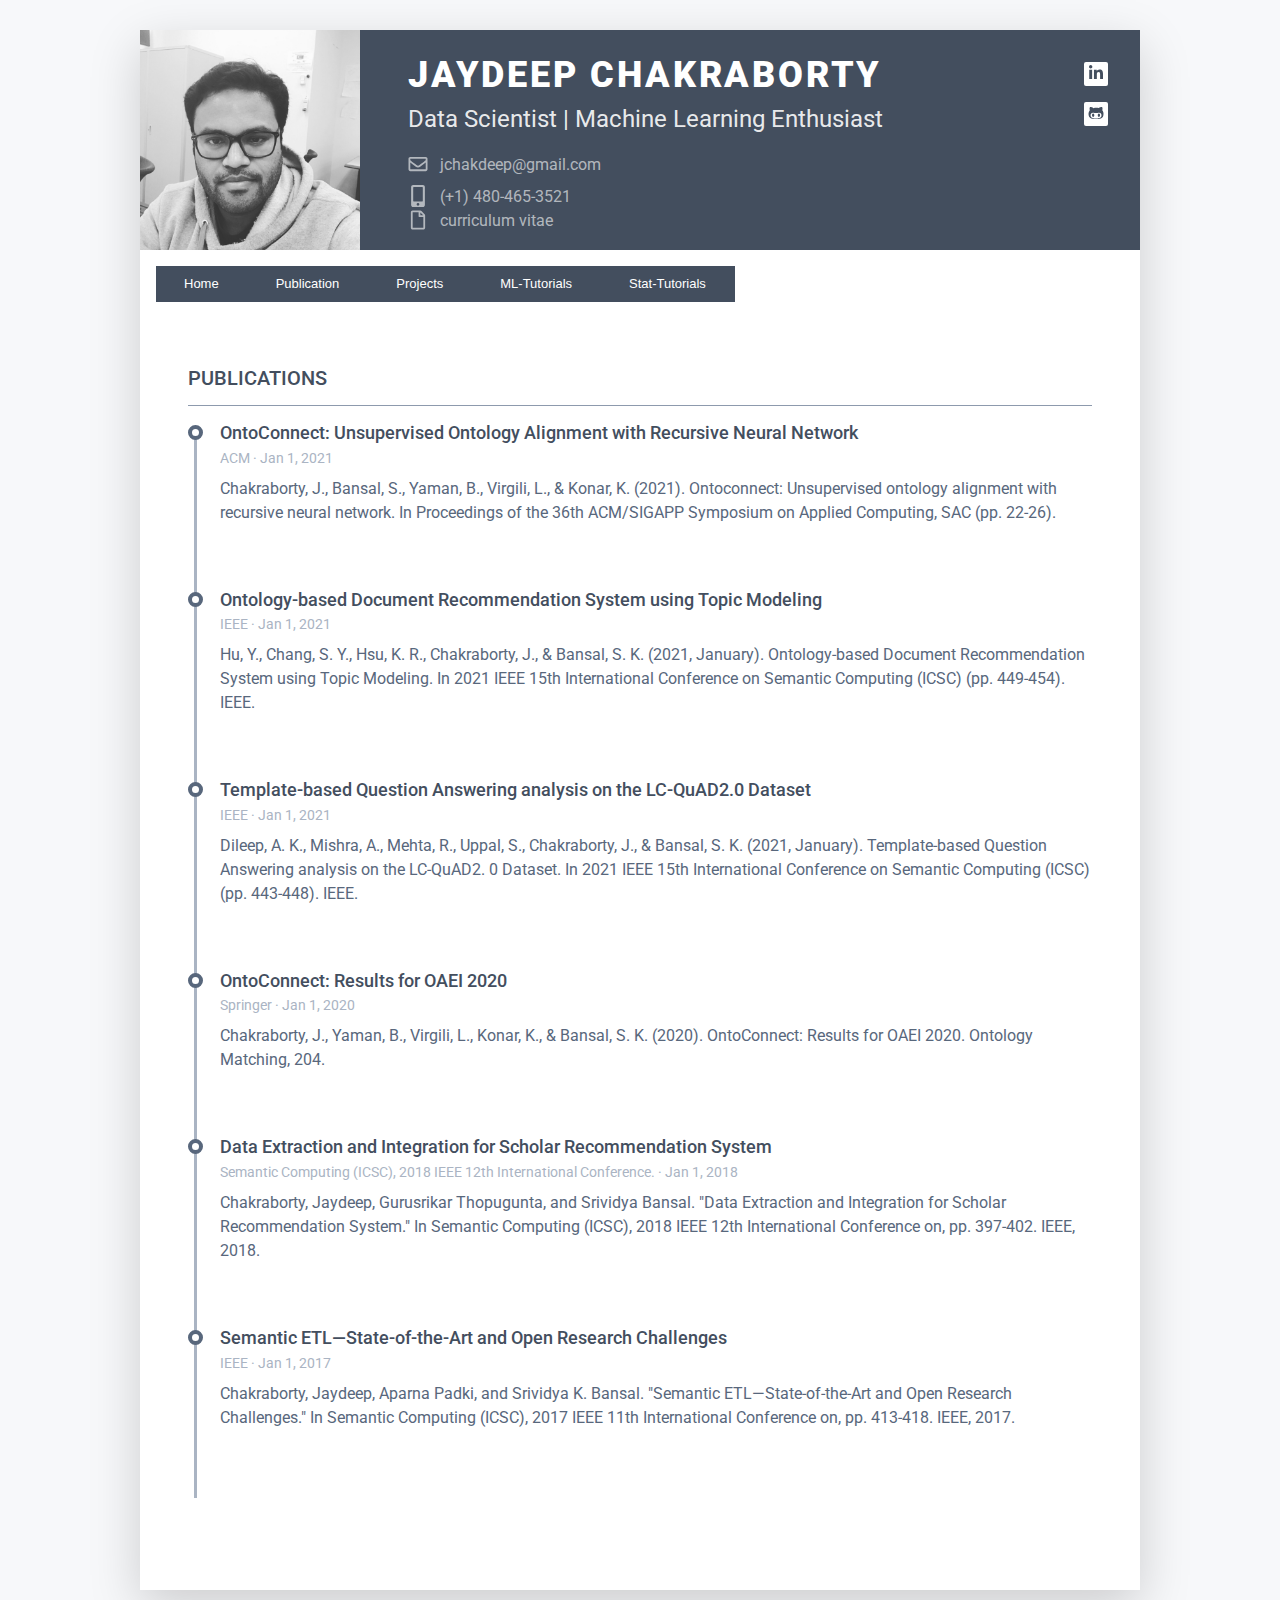
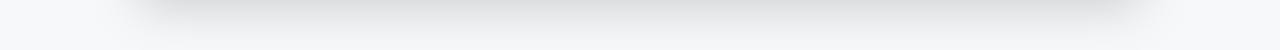
<file: publication.html>
<!DOCTYPE html>
<html lang="en"> 
<head>
    <title>Jaydeep Chakraborty - Git Page</title>
    
    <!-- Meta -->
    <meta charset="utf-8">
    
    <!-- Google Font -->
    <link href="https://fonts.googleapis.com/css?family=Roboto:300,400,500,700,900" rel="stylesheet">
    
    <!-- FontAwesome JS-->
	<script defer src="assets/fontawesome/js/all.min.js"></script>

	<!-- index CSS-->
	<link id="theme-style" rel="stylesheet" href="assets/index.css">
       
    <!-- Theme CSS -->  
    <link id="theme-style" rel="stylesheet" href="assets/css/pillar-1.css">
</head> 

<body>

    <article class="resume-wrapper text-center position-relative">
	    <div class="resume-wrapper-inner mx-auto text-start bg-white shadow-lg">
		    <header class="resume-header pt-4 pt-md-0">
			    <div class="row">
				    <div class="col-block col-md-auto resume-picture-holder text-center text-md-start">
				        <img class="picture" src="assets/images/profile.png" alt="">
				    </div><!--//col-->
				    <div class="col">
					    <div class="row p-4 justify-content-center justify-content-md-between">
						    <div class="primary-info col-auto">
							    <h1 class="name mt-0 mb-1 text-white text-uppercase text-uppercase">Jaydeep Chakraborty</h1>
							    <div class="title mb-3">Data Scientist | Machine Learning Enthusiast</div>
							    <ul class="list-unstyled">
								    <li class="mb-2">
								    	<a class="text-link" href="mailto:jchakdeep@gmail.com">
								    		<i class="far fa-envelope fa-fw me-2" data-fa-transform="grow-3"></i>
								    		jchakdeep@gmail.com
								    	</a>
								    </li>
								    <li>
								    	<a class="text-link" href="#">
								    		<i class="fas fa-mobile-alt fa-fw me-2" data-fa-transform="grow-6"></i>
								    		(+1) 480-465-3521
								    	</a>
								    </li>
								    <li>
								    	<a class="text-link" href="#">
								    		<i class="far fa-file fa-fw me-2" data-fa-transform="grow-3"></i>
								    		curriculum vitae
								    	</a>
								    </li>
							    </ul>
						    </div><!--//primary-info-->
						    <div class="secondary-info col-auto mt-2">
							    <ul class="resume-social list-unstyled">
					                <li class="mb-3">
					                	<a class="text-link" href="https://www.linkedin.com/in/chakraborty-jaydeep/">
					                		<span class="fa-container text-center me-2"><i class="fab fa-linkedin-in fa-fw"></i></span>
					                	</a>
					                </li>
					                <li class="mb-3">
					                	<a class="text-link" href="https://github.com/jaydeepchakraborty">
					                		<span class="fa-container text-center me-2"><i class="fab fa-github-alt fa-fw"></i></span>
					                	</a>
					                </li>
							    </ul>
						    </div><!--//secondary-info-->
					    </div><!--//row-->
					    
				    </div><!--//col-->
			    </div><!--//row-->
		    </header>

		    <div class="resume-body p-3">
				<ul class="nav">
				  <li><a href="index.html">Home</a></li>
				  <li><a href="publication.html">Publication</a></li>
				  <li><a href="projects.html">Projects</a></li>
				  <li><a href="ml_tutorial.html">ML-Tutorials</a></li>
				  <li><a href="stat_tutorial.html">Stat-Tutorials</a></li>
				</ul>
			</div>


		    <div class="resume-body p-5">
			    <div class="row">
				    <div class="col-lg-12">
					    <section class="resume-section experience-section mb-5">
						    <h2 class="resume-section-title text-uppercase font-weight-bold pb-3 mb-3">PUBLICATIONS</h2>
						    <div class="resume-section-content">
							    <div class="resume-timeline position-relative">

								    <article class="resume-timeline-item position-relative pb-5">			    
									    <div class="resume-timeline-item-header mb-2">
										    <div class="d-flex flex-column flex-md-row">
										        <h3 class="resume-position-title font-weight-bold mb-1">
										        	OntoConnect: Unsupervised Ontology Alignment with Recursive Neural Network
										    	</h3>
										    </div><!--//row-->
										    <div class="resume-position-time">
										    	ACM · Jan 1, 2021
										    </div>
									    </div><!--//resume-timeline-item-header-->
									    <div class="resume-timeline-item-desc">
										    <p>
										    Chakraborty, J., Bansal, S., Yaman, B., Virgili, L., & Konar, K. (2021). Ontoconnect: Unsupervised ontology alignment with recursive neural network. In Proceedings of the 36th ACM/SIGAPP Symposium on Applied Computing, SAC (pp. 22-26).
											</p>
									    </div><!--//resume-timeline-item-desc-->
								    </article><!--//resume-timeline-item-->
								    
								    <article class="resume-timeline-item position-relative pb-5">			    
									    <div class="resume-timeline-item-header mb-2">
										    <div class="d-flex flex-column flex-md-row">
										        <h3 class="resume-position-title font-weight-bold mb-1">
										        	Ontology-based Document Recommendation System using Topic Modeling
										        </h3>
										    </div><!--//row-->
										    <div class="resume-position-time">
										    	IEEE · Jan 1, 2021
										    </div>
									    </div><!--//resume-timeline-item-header-->
									    <div class="resume-timeline-item-desc">
										    <p>
										    Hu, Y., Chang, S. Y., Hsu, K. R., Chakraborty, J., & Bansal, S. K. (2021, January). Ontology-based Document Recommendation System using Topic Modeling. In 2021 IEEE 15th International Conference on Semantic Computing (ICSC) (pp. 449-454). IEEE.
											</p>
									    </div><!--//resume-timeline-item-desc-->
								    </article><!--//resume-timeline-item-->		

								    <article class="resume-timeline-item position-relative pb-5">			    
									    <div class="resume-timeline-item-header mb-2">
										    <div class="d-flex flex-column flex-md-row">
										        <h3 class="resume-position-title font-weight-bold mb-1">
										        	Template-based Question Answering analysis on the LC-QuAD2.0 Dataset
										        </h3>
										    </div><!--//row-->
										    <div class="resume-position-time">
										    	IEEE · Jan 1, 2021
										    </div>
									    </div><!--//resume-timeline-item-header-->
									    <div class="resume-timeline-item-desc">
										    <p>
										    Dileep, A. K., Mishra, A., Mehta, R., Uppal, S., Chakraborty, J., & Bansal, S. K. (2021, January). Template-based Question Answering analysis on the LC-QuAD2. 0 Dataset. In 2021 IEEE 15th International Conference on Semantic Computing (ICSC) (pp. 443-448). IEEE.
											</p>
									    </div><!--//resume-timeline-item-desc-->
								    </article><!--//resume-timeline-item-->	

								    <article class="resume-timeline-item position-relative pb-5">			    
									    <div class="resume-timeline-item-header mb-2">
										    <div class="d-flex flex-column flex-md-row">
										        <h3 class="resume-position-title font-weight-bold mb-1">
										        	OntoConnect: Results for OAEI 2020
										        </h3>
										    </div><!--//row-->
										    <div class="resume-position-time">
										    	Springer · Jan 1, 2020
										    </div>
									    </div><!--//resume-timeline-item-header-->
									    <div class="resume-timeline-item-desc">
										    <p>
										    Chakraborty, J., Yaman, B., Virgili, L., Konar, K., & Bansal, S. K. (2020). OntoConnect: Results for OAEI 2020. Ontology Matching, 204.
											</p>
									    </div><!--//resume-timeline-item-desc-->
								    </article><!--//resume-timeline-item-->		

								    <article class="resume-timeline-item position-relative pb-5">			    
									    <div class="resume-timeline-item-header mb-2">
										    <div class="d-flex flex-column flex-md-row">
										        <h3 class="resume-position-title font-weight-bold mb-1">
										        	Data Extraction and Integration for Scholar Recommendation System
										        </h3>
										    </div><!--//row-->
										    <div class="resume-position-time">
										    	Semantic Computing (ICSC), 2018 IEEE 12th International Conference. · Jan 1, 2018
											</div>
									    </div><!--//resume-timeline-item-header-->
									    <div class="resume-timeline-item-desc">
										    <p>
										    Chakraborty, Jaydeep, Gurusrikar Thopugunta, and Srividya Bansal. "Data Extraction and Integration for Scholar Recommendation System." In Semantic Computing (ICSC), 2018 IEEE 12th International Conference on, pp. 397-402. IEEE, 2018.
											</p>
									    </div><!--//resume-timeline-item-desc-->
								    </article><!--//resume-timeline-item-->	

								    <article class="resume-timeline-item position-relative pb-5">			    
									    <div class="resume-timeline-item-header mb-2">
										    <div class="d-flex flex-column flex-md-row">
										        <h3 class="resume-position-title font-weight-bold mb-1">
										        	Semantic ETL—State-of-the-Art and Open Research Challenges
										        </h3>
										    </div><!--//row-->
										    <div class="resume-position-time">
										    	IEEE · Jan 1, 2017
										    </div>
									    </div><!--//resume-timeline-item-header-->
									    <div class="resume-timeline-item-desc">
										    <p>
										    Chakraborty, Jaydeep, Aparna Padki, and Srividya K. Bansal. "Semantic ETL—State-of-the-Art and Open Research Challenges." In Semantic Computing (ICSC), 2017 IEEE 11th International Conference on, pp. 413-418. IEEE, 2017.
											</p>
									    </div><!--//resume-timeline-item-desc-->
								    </article><!--//resume-timeline-item-->						    
								    
							    </div><!--//resume-timeline-->
							    
						    </div>
					    </section><!--//experience-section-->
				    </div>
			    </div><!--//row-->

		    </div><!--//resume-body-->
		    
		    
	    </div>
    </article> 
</body>
</html>
</file>
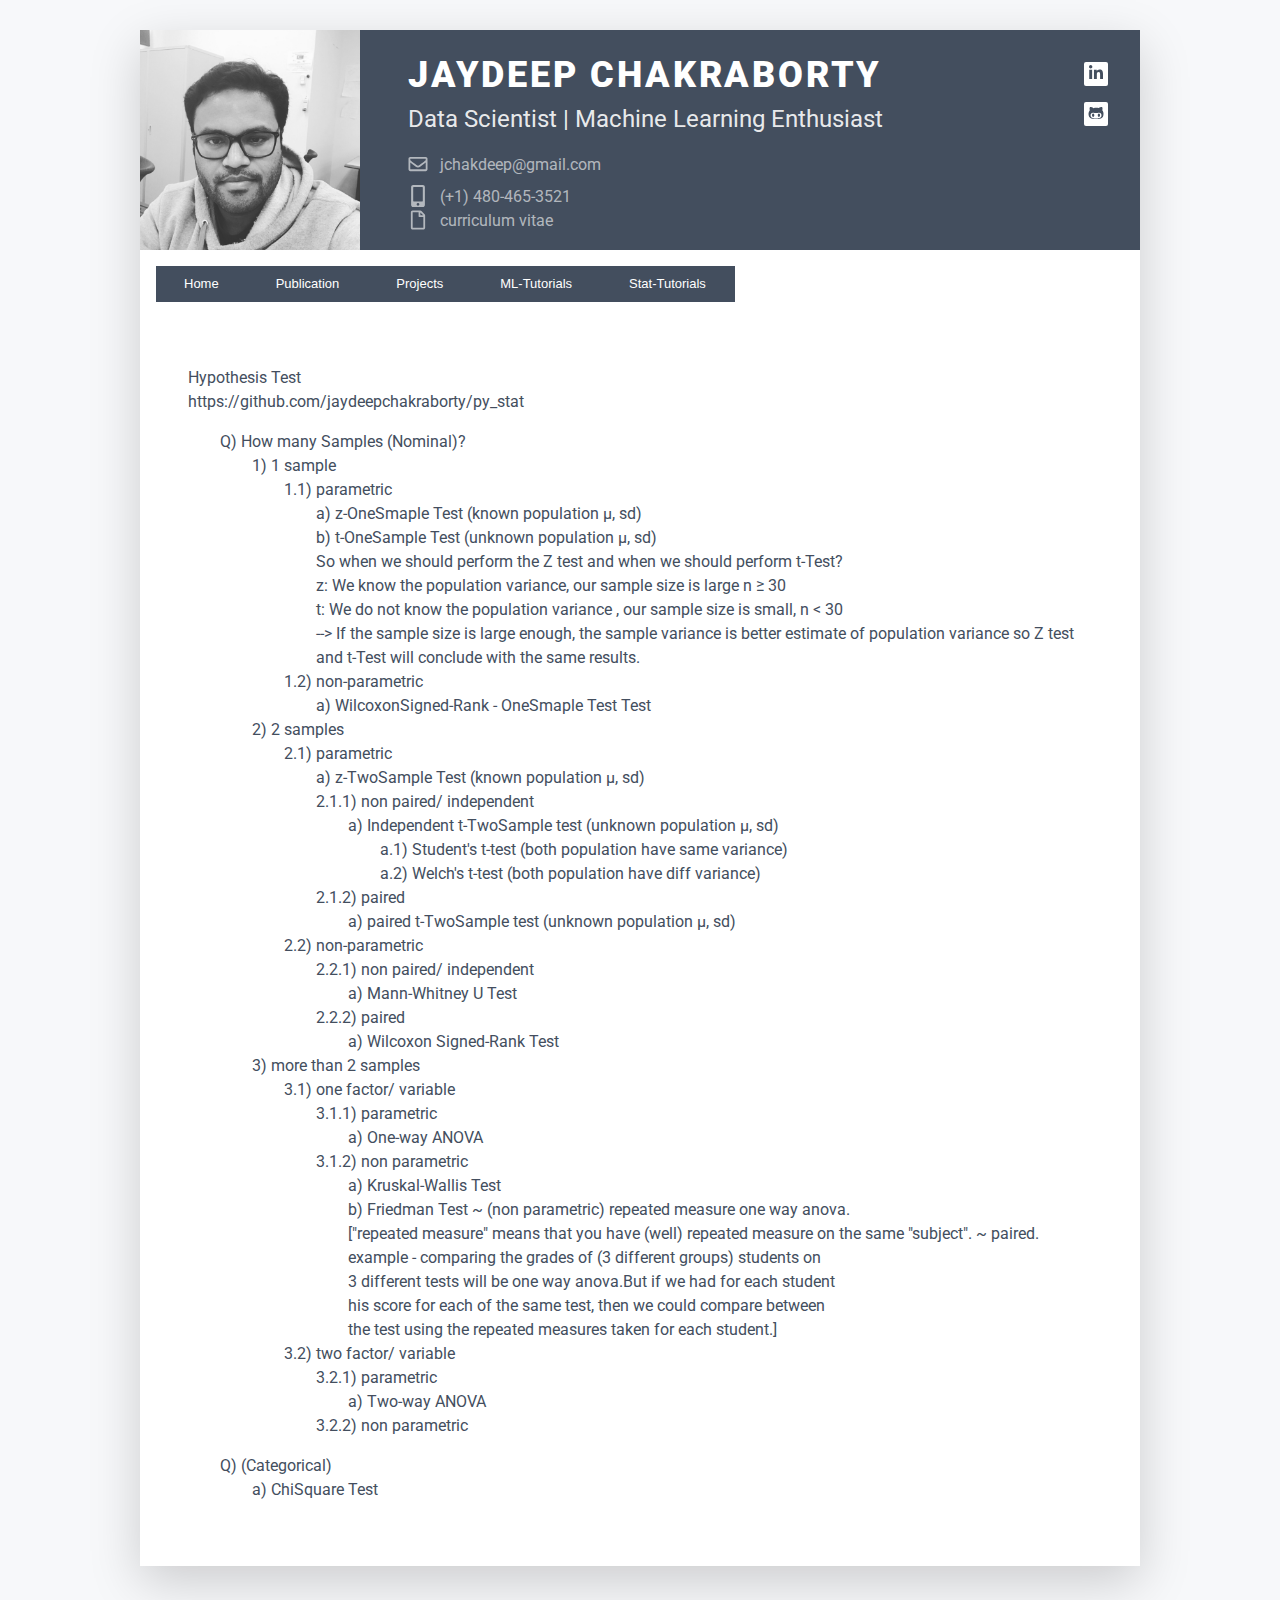
<file: stat_tutorial.html>
<!DOCTYPE html>
<html lang="en"> 
<head>
    <title>Jaydeep Chakraborty - Git Page</title>
    
    <!-- Meta -->
    <meta charset="utf-8">
    
    <!-- Google Font -->
    <link href="https://fonts.googleapis.com/css?family=Roboto:300,400,500,700,900" rel="stylesheet">
    
    <!-- FontAwesome JS-->
	<script defer src="assets/fontawesome/js/all.min.js"></script>

	<!-- index CSS-->
	<link id="theme-style" rel="stylesheet" href="assets/index.css">
       
    <!-- Theme CSS -->  
    <link id="theme-style" rel="stylesheet" href="assets/css/pillar-1.css">
</head> 

<body>

    <article class="resume-wrapper text-center position-relative">
	    <div class="resume-wrapper-inner mx-auto text-start bg-white shadow-lg">
		    <header class="resume-header pt-4 pt-md-0">
			    <div class="row">
				    <div class="col-block col-md-auto resume-picture-holder text-center text-md-start">
				        <img class="picture" src="assets/images/profile.png" alt="">
				    </div><!--//col-->
				    <div class="col">
					    <div class="row p-4 justify-content-center justify-content-md-between">
						    <div class="primary-info col-auto">
							    <h1 class="name mt-0 mb-1 text-white text-uppercase text-uppercase">Jaydeep Chakraborty</h1>
							    <div class="title mb-3">Data Scientist | Machine Learning Enthusiast</div>
							    <ul class="list-unstyled">
								    <li class="mb-2">
								    	<a class="text-link" href="mailto:jchakdeep@gmail.com">
								    		<i class="far fa-envelope fa-fw me-2" data-fa-transform="grow-3"></i>
								    		jchakdeep@gmail.com
								    	</a>
								    </li>
								    <li>
								    	<a class="text-link" href="#">
								    		<i class="fas fa-mobile-alt fa-fw me-2" data-fa-transform="grow-6"></i>
								    		(+1) 480-465-3521
								    	</a>
								    </li>
								    <li>
								    	<a class="text-link" href="#">
								    		<i class="far fa-file fa-fw me-2" data-fa-transform="grow-3"></i>
								    		curriculum vitae
								    	</a>
								    </li>
							    </ul>
						    </div><!--//primary-info-->
						    <div class="secondary-info col-auto mt-2">
							    <ul class="resume-social list-unstyled">
					                <li class="mb-3">
					                	<a class="text-link" href="https://www.linkedin.com/in/chakraborty-jaydeep/">
					                		<span class="fa-container text-center me-2"><i class="fab fa-linkedin-in fa-fw"></i></span>
					                	</a>
					                </li>
					                <li class="mb-3">
					                	<a class="text-link" href="https://github.com/jaydeepchakraborty">
					                		<span class="fa-container text-center me-2"><i class="fab fa-github-alt fa-fw"></i></span>
					                	</a>
					                </li>
							    </ul>
						    </div><!--//secondary-info-->
					    </div><!--//row-->
					    
				    </div><!--//col-->
			    </div><!--//row-->
		    </header>

		    <div class="resume-body p-3">
				<ul class="nav">
				  <li><a href="index.html">Home</a></li>
				  <li><a href="publication.html">Publication</a></li>
				  <li><a href="projects.html">Projects</a></li>
				  <li><a href="ml_tutorial.html">ML-Tutorials</a></li>
				  <li><a href="stat_tutorial.html">Stat-Tutorials</a></li>
				</ul>
			</div>
		    
		    

			<div class="resume-body p-5">
				<p>
					Hypothesis Test <br>
					https://github.com/jaydeepchakraborty/py_stat
				</p>
					<ul>
						Q) How many Samples (Nominal)?
					    <ul>
					    1) 1 sample
					    	<ul>
					        1.1) parametric
					        	<ul>
					            	a) z-OneSmaple Test (known population μ, sd)
					        	</ul>
					        	<ul>
					            	b) t-OneSample Test (unknown population μ, sd)
					        	</ul>
					        	<ul>
					            So when we should perform the Z test and when we should perform t-Test? <br>
					                z: We know the population variance, our sample size is large n ≥ 30 <br>
					                t:  We do not know the population variance , our sample size is small, n < 30 <br>
					                --> If the sample size is large enough, the sample variance is better estimate 
					                of population variance so Z test and t-Test will conclude with the same results.
					            </ul>
					        </ul>
					        <ul>
					        1.2) non-parametric
					        	<ul>
					            a) WilcoxonSigned-Rank - OneSmaple Test Test
					        	</ul>
					        </ul>
					    </ul>

					    <ul>
					    2) 2 samples
					    	<ul>
					        2.1) parametric
					        	<ul>
					            	a) z-TwoSample Test (known population μ, sd)
					        	</ul>
					        	<ul>
					            2.1.1) non paired/ independent
					            		<ul>
					                    a) Independent t-TwoSample test (unknown population μ, sd)
					                    	<ul>
					                        	a.1) Student's t-test (both population have same variance)
					                    	</ul>
					                        <ul>
					                        	a.2) Welch's t-test (both population have diff variance)
					                    	</ul>
					            		</ul>
					            </ul>
					            <ul>
					            2.1.2) paired
					            		<ul>
					                    	a) paired t-TwoSample test (unknown population μ, sd)
					                	</ul>
					            </ul>
					        </ul>
					        <ul>
					        2.2) non-parametric
					        	<ul>
					            2.2.1) non paired/ independent
					            		<ul>
					                    	a) Mann-Whitney U Test
					                	</ul>
					            </ul>
					            <ul>
					            2.2.2) paired
					            		<ul>
					                    	a) Wilcoxon Signed-Rank Test
					                	</ul>
					            </ul>
					        </ul>
					    </ul>

					    <ul>
					    3) more than 2 samples
					    	<ul>
					        3.1) one factor/ variable
					        	<ul>
					            3.1.1) parametric
					            		<ul>
					                    	a) One-way ANOVA
					                	</ul>
					            </ul>
					            <ul>
					            3.1.2) non parametric
					            		<ul>
					                    	a) Kruskal-Wallis Test 
					                	</ul>
					                	<ul>
						                    b) Friedman Test ~ (non parametric) repeated measure one way anova. <br>
						                    ["repeated measure" means that you have (well) repeated measure on 
						                    the same "subject".  ~ paired. <br>
					            
						                    example - comparing the grades of (3 different groups) students on  <br>
						                    3 different tests will be one way anova.But if we had for each student <br>
						                    his score for each of the same test, then we could compare between  <br>
						                    the test using the repeated measures taken for each student.] <br>
						                </ul>
					            </ul>
					        </ul>
					        <ul>
					        3.2) two factor/ variable
					        	<ul>
					            3.2.1) parametric
					            		<ul>
					                    	a) Two-way ANOVA 
					                	</ul>
					            </ul>
					            <ul>
					            3.2.2) non parametric
					        	</ul>
					        </ul>
					    </ul>

					</ul>
					<ul>
				    Q) (Categorical)
				    	<ul>
				        	a) ChiSquare Test
				        </ul>
					</ul>   

			</div>

	    </div>
    </article> 
</body>
</html>
</file>
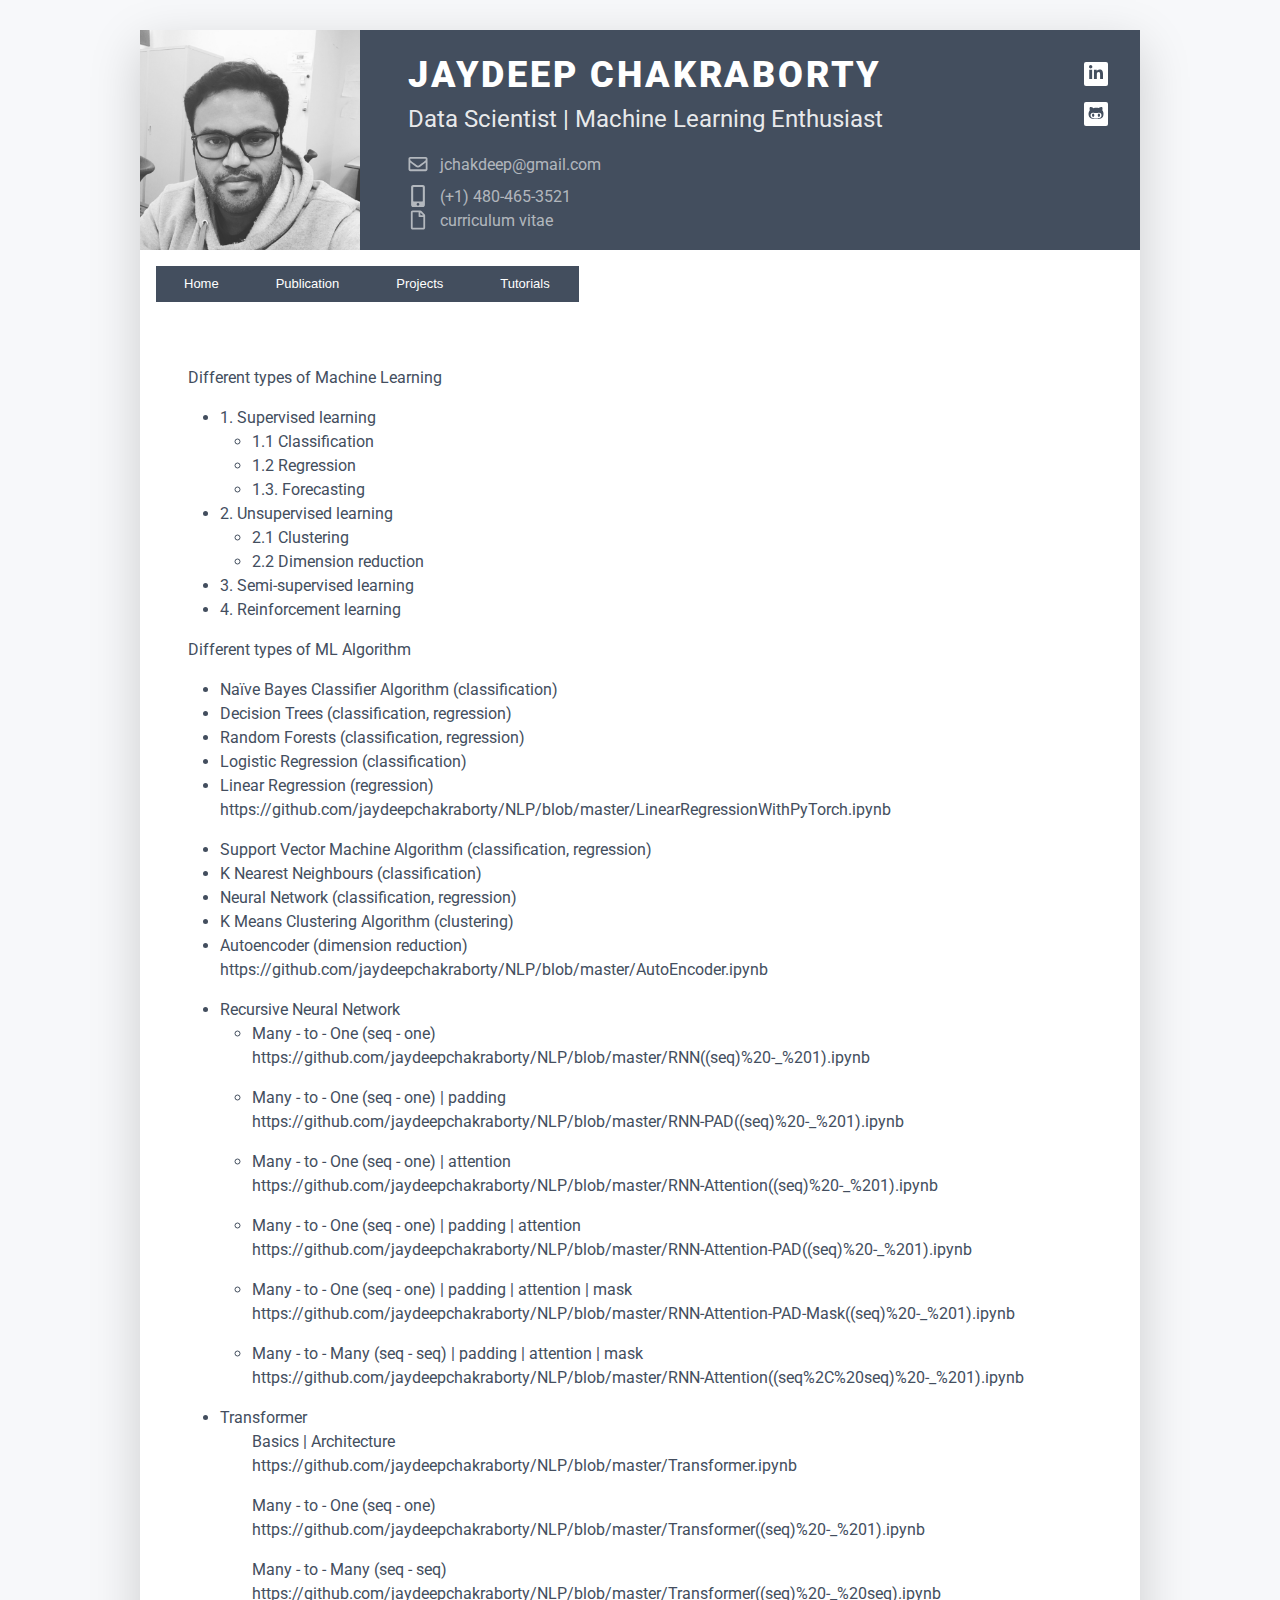
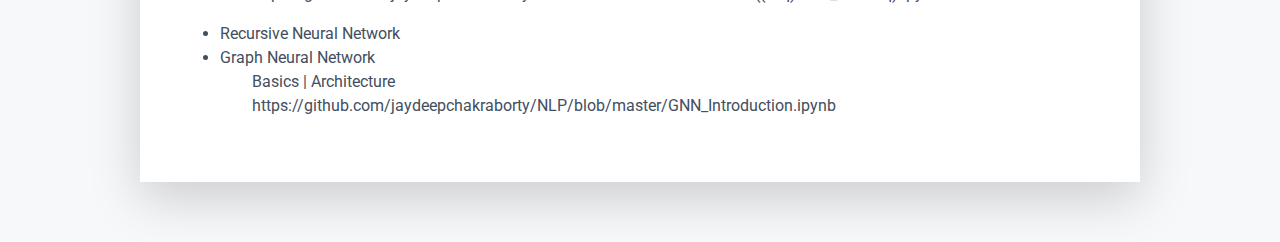
<file: tutorial.html>
<!DOCTYPE html>
<html lang="en"> 
<head>
    <title>Jaydeep Chakraborty - Git Page</title>
    
    <!-- Meta -->
    <meta charset="utf-8">
    
    <!-- Google Font -->
    <link href="https://fonts.googleapis.com/css?family=Roboto:300,400,500,700,900" rel="stylesheet">
    
    <!-- FontAwesome JS-->
	<script defer src="assets/fontawesome/js/all.min.js"></script>

	<!-- index CSS-->
	<link id="theme-style" rel="stylesheet" href="assets/index.css">
       
    <!-- Theme CSS -->  
    <link id="theme-style" rel="stylesheet" href="assets/css/pillar-1.css">
</head> 

<body>

    <article class="resume-wrapper text-center position-relative">
	    <div class="resume-wrapper-inner mx-auto text-start bg-white shadow-lg">
		    <header class="resume-header pt-4 pt-md-0">
			    <div class="row">
				    <div class="col-block col-md-auto resume-picture-holder text-center text-md-start">
				        <img class="picture" src="assets/images/profile.png" alt="">
				    </div><!--//col-->
				    <div class="col">
					    <div class="row p-4 justify-content-center justify-content-md-between">
						    <div class="primary-info col-auto">
							    <h1 class="name mt-0 mb-1 text-white text-uppercase text-uppercase">Jaydeep Chakraborty</h1>
							    <div class="title mb-3">Data Scientist | Machine Learning Enthusiast</div>
							    <ul class="list-unstyled">
								    <li class="mb-2">
								    	<a class="text-link" href="mailto:jchakdeep@gmail.com">
								    		<i class="far fa-envelope fa-fw me-2" data-fa-transform="grow-3"></i>
								    		jchakdeep@gmail.com
								    	</a>
								    </li>
								    <li>
								    	<a class="text-link" href="#">
								    		<i class="fas fa-mobile-alt fa-fw me-2" data-fa-transform="grow-6"></i>
								    		(+1) 480-465-3521
								    	</a>
								    </li>
								    <li>
								    	<a class="text-link" href="#">
								    		<i class="far fa-file fa-fw me-2" data-fa-transform="grow-3"></i>
								    		curriculum vitae
								    	</a>
								    </li>
							    </ul>
						    </div><!--//primary-info-->
						    <div class="secondary-info col-auto mt-2">
							    <ul class="resume-social list-unstyled">
					                <li class="mb-3">
					                	<a class="text-link" href="https://www.linkedin.com/in/chakraborty-jaydeep/">
					                		<span class="fa-container text-center me-2"><i class="fab fa-linkedin-in fa-fw"></i></span>
					                	</a>
					                </li>
					                <li class="mb-3">
					                	<a class="text-link" href="https://github.com/jaydeepchakraborty">
					                		<span class="fa-container text-center me-2"><i class="fab fa-github-alt fa-fw"></i></span>
					                	</a>
					                </li>
							    </ul>
						    </div><!--//secondary-info-->
					    </div><!--//row-->
					    
				    </div><!--//col-->
			    </div><!--//row-->
		    </header>

		    <div class="resume-body p-3">
				<ul class="nav">
				  <li><a href="index.html">Home</a></li>
				  <li><a href="publication.html">Publication</a></li>
				  <li><a href="projects.html">Projects</a></li>
				  <li><a href="tutorial.html">Tutorials</a></li>
				</ul>
			</div>
		    
		    

			<div class="resume-body p-5">
				<p>
					Different types of Machine Learning
				</p>
				<ul>
				  <li>1. Supervised learning
				  	<ul>
				  		<li>1.1 Classification </li>
				  		<li>1.2 Regression </li>
				  		<li>1.3. Forecasting </li>
				  	</ul>
				  </li>
				  <li>2. Unsupervised learning
				    <ul>
				    <li>2.1 Clustering </li>
				    <li>2.2 Dimension reduction </li>
				    </ul>
				  </li>
				  <li>3. Semi-supervised learning </li>
				  <li>4. Reinforcement learning </li>
				</ul>	

				<p>
					Different types of ML Algorithm
				</p>
				<ul>
					<li>
						Naïve Bayes Classifier Algorithm (classification)
					</li>
					<li>
						Decision Trees (classification, regression)
					</li>
					<li>
						Random Forests (classification, regression)
					</li>
					<li>
						Logistic Regression (classification)
					</li>
					<li>
						Linear Regression (regression)
						<p>
							https://github.com/jaydeepchakraborty/NLP/blob/master/LinearRegressionWithPyTorch.ipynb
						</p>
					</li>
					<li>
						Support Vector Machine Algorithm (classification, regression)
					</li>
					<li>
						K Nearest Neighbours (classification)
					</li>
					<li>
						Neural Network (classification, regression)
					</li>
					<li>
						K Means Clustering Algorithm (clustering)
					</li>
					<li>
						Autoencoder (dimension reduction)
						<p>
				    	https://github.com/jaydeepchakraborty/NLP/blob/master/AutoEncoder.ipynb
				    	</p>
					</li>
					<li>
						Recursive Neural Network
						<ul>
							<li>
								Many - to - One (seq - one)
								<p>
									https://github.com/jaydeepchakraborty/NLP/blob/master/RNN((seq)%20-_%201).ipynb
								</p>
							</li>
							<li>
								Many - to - One (seq - one) | padding
								<p>
									https://github.com/jaydeepchakraborty/NLP/blob/master/RNN-PAD((seq)%20-_%201).ipynb
								</p>
							</li>
							<li>
								Many - to - One (seq - one) | attention
								<p>
									https://github.com/jaydeepchakraborty/NLP/blob/master/RNN-Attention((seq)%20-_%201).ipynb
								</p>
							</li>
							<li>
								Many - to - One (seq - one) | padding | attention
								<p>
									https://github.com/jaydeepchakraborty/NLP/blob/master/RNN-Attention-PAD((seq)%20-_%201).ipynb
								</p>
							</li>
							<li>
								Many - to - One (seq - one) | padding | attention | mask
								<p>
									https://github.com/jaydeepchakraborty/NLP/blob/master/RNN-Attention-PAD-Mask((seq)%20-_%201).ipynb
								</p>
							</li>
							<li>
								Many - to - Many (seq - seq) | padding | attention | mask
								<p>
									https://github.com/jaydeepchakraborty/NLP/blob/master/RNN-Attention((seq%2C%20seq)%20-_%201).ipynb
								</p>
							</li>
						</ul>
					</li>
					<li>
						Transformer
						<ul>
							Basics | Architecture
							<p>
								https://github.com/jaydeepchakraborty/NLP/blob/master/Transformer.ipynb
							</p>
						</ul>
						<ul>
							Many - to - One (seq - one)
							<p>
								https://github.com/jaydeepchakraborty/NLP/blob/master/Transformer((seq)%20-_%201).ipynb
							</p>
						</ul>
						<ul>
							Many - to - Many (seq - seq)
							<p>
								https://github.com/jaydeepchakraborty/NLP/blob/master/Transformer((seq)%20-_%20seq).ipynb
							</p>
						</ul>
					</li>
					<li>
						Recursive Neural Network
					</li>
					<li>
						Graph Neural Network
						<ul>
							Basics | Architecture
							<p>
								https://github.com/jaydeepchakraborty/NLP/blob/master/GNN_Introduction.ipynb
							</p>
						</ul>
					</li>
				</ul>
			</div>

	    </div>
    </article> 
</body>
</html>
</file>
<file: assets/index.css>
ul.nav {
    margin:0;
    padding:0;
    list-style:none;
    height:36px; 
    line-height:36px;
    background:#434E5E; /* you can change the backgorund color here. */
    font-family:Arial, Helvetica, sans-serif;
    font-size:13px;
    display:inline-flex !important;
}
ul.nav li {
    border-right:1px solid #434E5E; /* you can change the border color matching to your background color */
    float:left;
}
ul.nav a {
    display:inline !important;
    padding:0 28px;
    color:#fff !important;
    text-decoration:none;
}
ul.nav a:hover,
ul.nav li.current a {
    background:#434E5E;
}
</file>
